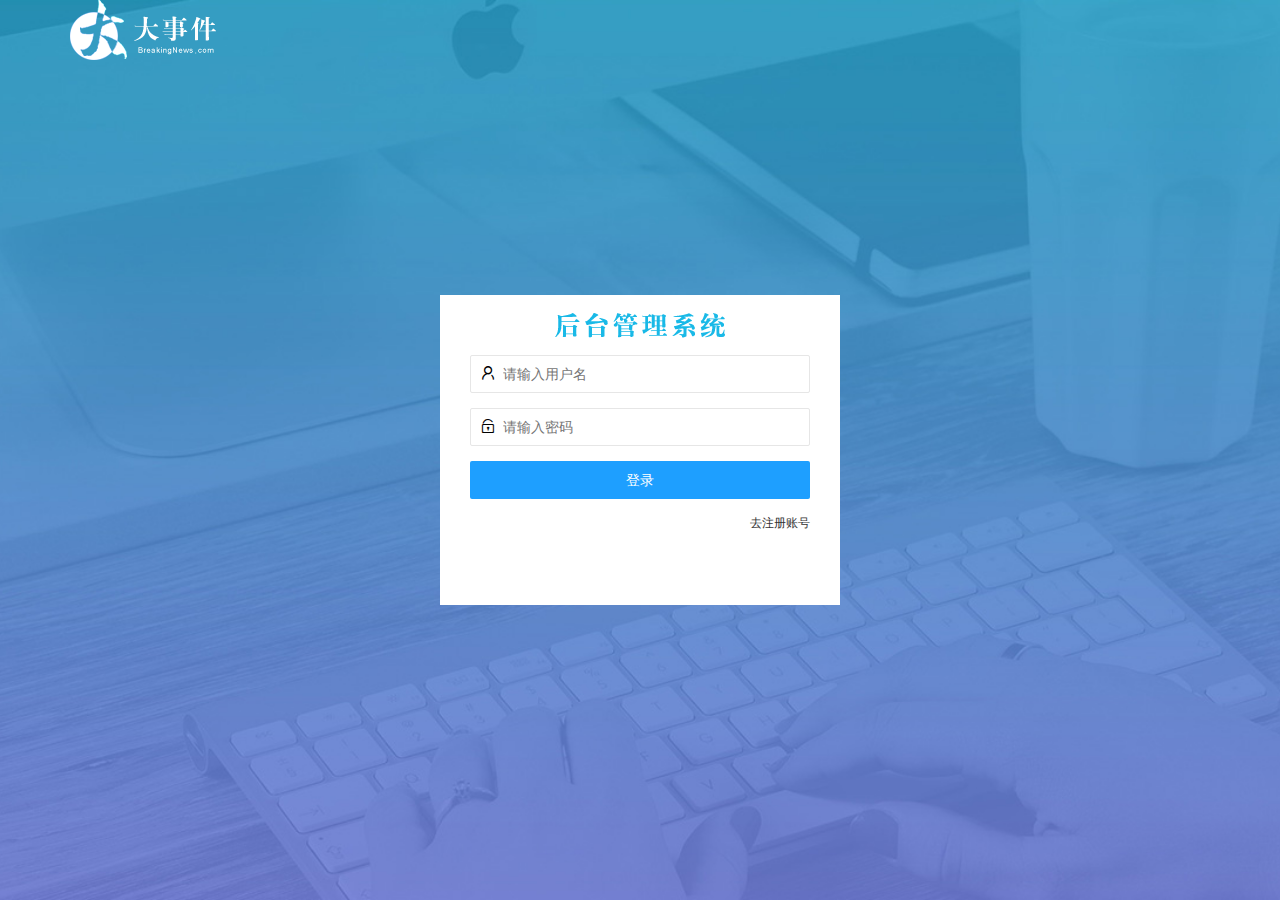
<file: login.html>
<!DOCTYPE html>
<html lang="en">

<head>
    <meta charset="UTF-8" />
    <meta name="viewport" content="width=device-width, initial-scale=1.0" />
    <title>大事件-登录/注册</title>
    <!-- 导入 LayUI 的样式 -->
    <link rel="stylesheet" href="/assets/lib/layui/css/layui.css" />
    <!-- 导入自己的样式表 -->
    <link rel="stylesheet" href="/assets/css/login.css" />
</head>

<body>
    <!-- 头部的 Logo 区域 -->
    <div class="layui-main">
        <img src="/assets/images/logo.png" alt="" />
    </div>

    <!-- 登录注册区域 -->
    <div class="loginAndRegBox">
        <div class="title-box"></div>
        <!-- 登录的div -->
        <div class="login-box">
            <!-- 登录的表单 -->
            <form class="layui-form" id="form_login">
                <!-- 用户名 -->
                <div class="layui-form-item">
                    <i class="layui-icon layui-icon-username position"></i>
                    <input type="text" name="username" required lay-verify="required" placeholder="请输入用户名"
                        autocomplete="off" class="layui-input" />
                </div>
                <!-- 密码 -->
                <div class="layui-form-item">
                    <i class="layui-icon layui-icon-password  position"></i>
                    <input type="password" name="password" required lay-verify="required|pwd" placeholder="请输入密码"
                        autocomplete="off" class="layui-input" />
                </div>
                <!-- 登录按钮 -->
                <div class="layui-form-item">
                    <!-- 注意：表单提交按钮和普通按钮的区别，就是 lay-submit 属性 -->
                    <button class="layui-btn layui-btn-fluid layui-btn-normal" lay-submit>登录</button>
                </div>
                <div class="layui-form-item links">
                    <a href="javascript:;" id="link_reg">去注册账号</a>
                </div>
            </form>
        </div>
        <!-- 注册的div -->
        <div class="reg-box">
            <!-- 注册的表单 -->
            <form class="layui-form" id="form_reg">
                <!-- 用户名 -->
                <div class="layui-form-item">
                    <i class="layui-icon layui-icon-username position"></i>
                    <input type="text" name="username" required lay-verify="required" placeholder="请输入用户名"
                        autocomplete="off" class="layui-input" />
                </div>
                <!-- 密码 -->
                <div class="layui-form-item">
                    <i class="layui-icon layui-icon-password position" ></i>
                    <input type="password" name="password" required lay-verify="required|pwd" placeholder="请输入密码"
                        autocomplete="off" class="layui-input" />
                </div>
                <!-- 密码确认框 -->
                <div class="layui-form-item">
                    <i class="layui-icon layui-icon-password position" ></i>
                    <input type="password" name="repassword" required lay-verify="required|pwd|repwd"
                        placeholder="再次确认密码" autocomplete="off" class="layui-input" />
                </div>
                <!-- 注册按钮 -->
                <div class="layui-form-item">
                    <!-- 注意：表单提交按钮和普通按钮的区别，就是 lay-submit 属性 -->
                    <button class="layui-btn layui-btn-fluid layui-btn-normal" lay-submit>注册</button>
                </div>
                <div class="layui-form-item links">
                    <a href="javascript:;" id="link_login">去登录</a>
                </div>
            </form>  
        </div>
    </div>
</body>
<!-- 导入jQuery -->
<script src="/assets/lib/jquery.js"></script>
<!-- 导入自己配置的login.js -->
<script src="/assets/js/login.js"></script>
<!-- 导入ajax请求拦截器--baseAPI.js -->
<script src="/assets/js/baseAPI.js"></script>
<!-- 引入layui.js -->
<script src="/assets/lib/layui/layui.all.js"></script>
</html>
</file>
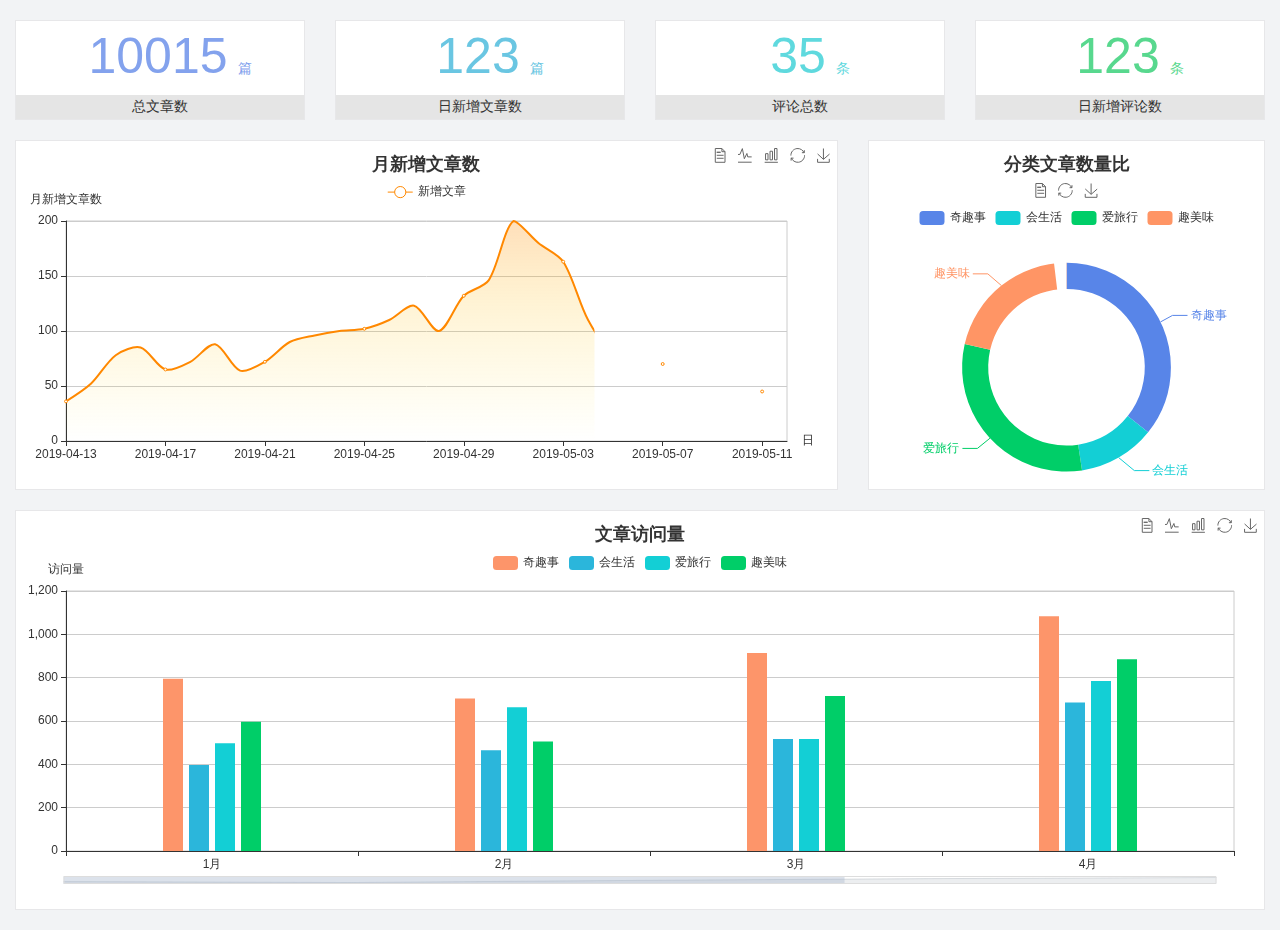
<file: home/dashboard.html>
<!DOCTYPE html>
<html lang="en">

<head>
  <meta charset="UTF-8">
  <meta name="viewport" content="width=device-width, initial-scale=1.0">
  <meta http-equiv="X-UA-Compatible" content="ie=edge">
  <title>图表统计</title>
  <link rel="stylesheet" href="../../assets/lib/bootstrap.css" />
  <link rel="stylesheet" href="../../assets/lib/main.css" />
  <script src="../../assets/lib/jquery.js"></script>
  <script type="text/javascript" src="../../assets/lib/echarts.min.js"></script>
</head>

<body>
  <div class="container-fluid">
    <div class="row spannel_list">
      <div class="col-sm-3 col-xs-6">
        <div class="spannel">
          <em>10015</em><span>篇</span>
          <b>总文章数</b>
        </div>
      </div>
      <div class="col-sm-3 col-xs-6">
        <div class="spannel scolor01">
          <em>123</em><span>篇</span>
          <b>日新增文章数</b>
        </div>
      </div>
      <div class="col-sm-3 col-xs-6">
        <div class="spannel scolor02">
          <em>35</em><span>条</span>
          <b>评论总数</b>
        </div>
      </div>
      <div class="col-sm-3 col-xs-6">
        <div class="spannel scolor03">
          <em>123</em><span>条</span>
          <b>日新增评论数</b>
        </div>
      </div>
    </div>
  </div>

  <div class="container-fluid">
    <div class="row curve-pie">
      <div class="col-lg-8 col-md-8">
        <div class="gragh_pannel" id="curve_show"></div>
      </div>
      <div class="col-lg-4 col-md-4">
        <div class="gragh_pannel" id="pie_show"></div>
      </div>
    </div>
  </div>

  <div class="container-fluid">
    <div class="column_pannel" id="column_show"></div>
  </div>

  <script>
    var oChart = echarts.init(document.getElementById('curve_show'));
    var aList_all = [
      { 'count': 36, 'date': '2019-04-13' },
      { 'count': 52, 'date': '2019-04-14' },
      { 'count': 78, 'date': '2019-04-15' },
      { 'count': 85, 'date': '2019-04-16' },
      { 'count': 65, 'date': '2019-04-17' },
      { 'count': 72, 'date': '2019-04-18' },
      { 'count': 88, 'date': '2019-04-19' },
      { 'count': 64, 'date': '2019-04-20' },
      { 'count': 72, 'date': '2019-04-21' },
      { 'count': 90, 'date': '2019-04-22' },
      { 'count': 96, 'date': '2019-04-23' },
      { 'count': 100, 'date': '2019-04-24' },
      { 'count': 102, 'date': '2019-04-25' },
      { 'count': 110, 'date': '2019-04-26' },
      { 'count': 123, 'date': '2019-04-27' },
      { 'count': 100, 'date': '2019-04-28' },
      { 'count': 132, 'date': '2019-04-29' },
      { 'count': 146, 'date': '2019-04-30' },
      { 'count': 200, 'date': '2019-05-01' },
      { 'count': 180, 'date': '2019-05-02' },
      { 'count': 163, 'date': '2019-05-03' },
      { 'count': 110, 'date': '2019-05-04' },
      { 'count': 80, 'date': '2019-05-05' },
      { 'count': 82, 'date': '2019-05-06' },
      { 'count': 70, 'date': '2019-05-07' },
      { 'count': 65, 'date': '2019-05-08' },
      { 'count': 54, 'date': '2019-05-09' },
      { 'count': 40, 'date': '2019-05-10' },
      { 'count': 45, 'date': '2019-05-11' },
      { 'count': 38, 'date': '2019-05-12' },
    ];

    let aCount = [];
    let aDate = [];

    for (var i = 0; i < aList_all.length; i++) {
      aCount.push(aList_all[i].count);
      aDate.push(aList_all[i].date);
    }

    var chartopt = {
      title: {
        text: '月新增文章数',
        left: 'center',
        top: '10'
      },
      tooltip: {
        trigger: 'axis'
      },
      legend: {
        data: ['新增文章'],
        top: '40'
      },
      toolbox: {
        show: true,
        feature: {
          mark: { show: true },
          dataView: { show: true, readOnly: false },
          magicType: { show: true, type: ['line', 'bar'] },
          restore: { show: true },
          saveAsImage: { show: true }
        }
      },
      calculable: true,
      xAxis: [
        {
          name: '日',
          type: 'category',
          boundaryGap: false,
          data: aDate
        }
      ],
      yAxis: [
        {
          name: '月新增文章数',
          type: 'value'
        }
      ],
      series: [
        {
          name: '新增文章',
          type: 'line',
          smooth: true,
          itemStyle: { normal: { areaStyle: { type: 'default' }, color: '#f80' }, lineStyle: { color: '#f80' } },
          data: aCount
        }],
      areaStyle: {
        normal: {
          color: new echarts.graphic.LinearGradient(0, 0, 0, 1, [{
            offset: 0,
            color: 'rgba(255,136,0,0.39)'
          }, {
            offset: .34,
            color: 'rgba(255,180,0,0.25)'
          }, {
            offset: 1,
            color: 'rgba(255,222,0,0.00)'
          }])

        }
      },
      grid: {
        show: true,
        x: 50,
        x2: 50,
        y: 80,
        height: 220
      }
    };

    oChart.setOption(chartopt);


    var oPie = echarts.init(document.getElementById('pie_show'));
    var oPieopt =
    {
      title: {
        top: 10,
        text: '分类文章数量比',
        x: 'center'
      },
      tooltip: {
        trigger: 'item',
        formatter: "{a} <br/>{b} : {c} ({d}%)"
      },
      color: ['#5885e8', '#13cfd5', '#00ce68', '#ff9565'],
      legend: {
        x: 'center',
        top: 65,
        data: ['奇趣事', '会生活', '爱旅行', '趣美味']
      },
      toolbox: {
        show: true,
        x: 'center',
        top: 35,
        feature: {
          mark: { show: true },
          dataView: { show: true, readOnly: false },
          magicType: {
            show: true,
            type: ['pie', 'funnel'],
            option: {
              funnel: {
                x: '25%',
                width: '50%',
                funnelAlign: 'left',
                max: 1548
              }
            }
          },
          restore: { show: true },
          saveAsImage: { show: true }
        }
      },
      calculable: true,
      series: [
        {
          name: '访问来源',
          type: 'pie',
          radius: ['45%', '60%'],
          center: ['50%', '65%'],
          data: [
            { value: 300, name: '奇趣事' },
            { value: 100, name: '会生活' },
            { value: 260, name: '爱旅行' },
            { value: 180, name: '趣美味' }
          ]
        }
      ]
    };
    oPie.setOption(oPieopt);



    var oColumn = this.echarts.init(document.getElementById('column_show'));
    var oColumnopt =
    {
      title: {
        text: '文章访问量',
        left: 'center',
        top: '10'
      },
      tooltip: {
        trigger: 'axis'
      },
      legend: {
        data: ['奇趣事', '会生活', '爱旅行', '趣美味'],
        top: '40'
      },
      toolbox: {
        show: true,
        feature: {
          mark: { show: true },
          dataView: { show: true, readOnly: false },
          magicType: { show: true, type: ['line', 'bar'] },
          restore: { show: true },
          saveAsImage: { show: true }
        }
      },
      calculable: true,
      xAxis: [
        {
          type: 'category',
          data: ['1月', '2月', '3月', '4月', '5月']
        }
      ],
      yAxis: [
        {
          name: '访问量',
          type: 'value'
        }
      ],
      series: [
        {
          name: '奇趣事',
          type: 'bar',
          barWidth: 20,
          itemStyle: {
            normal: { areaStyle: { type: 'default' }, color: '#fd956a' }
          },
          data: [800, 708, 920, 1090, 1200]
        },
        {
          name: '会生活',
          type: 'bar',
          barWidth: 20,
          itemStyle: {
            normal: { areaStyle: { type: 'default' }, color: '#2bb6db' }
          },
          data: [400, 468, 520, 690, 800]
        },
        {
          name: '爱旅行',
          type: 'bar',
          barWidth: 20,
          itemStyle: {
            normal: { areaStyle: { type: 'default' }, color: '#13cfd5' }
          },
          data: [500, 668, 520, 790, 900]
        },
        {
          name: '趣美味',
          type: 'bar',
          barWidth: 20,
          itemStyle: {
            normal: { areaStyle: { type: 'default' }, color: '#00ce68' }
          },
          data: [600, 508, 720, 890, 1000]
        }
      ],
      grid: {
        show: true,
        x: 50,
        x2: 30,
        y: 80,
        height: 260
      },
      dataZoom: [//给x轴设置滚动条
        {
          start: 0,//默认为0
          end: 100 - 1000 / 31,//默认为100
          type: 'slider',
          show: true,
          xAxisIndex: [0],
          handleSize: 0,//滑动条的 左右2个滑动条的大小
          height: 8,//组件高度
          left: 45, //左边的距离
          right: 50,//右边的距离
          bottom: 26,//右边的距离
          handleColor: '#ddd',//h滑动图标的颜色
          handleStyle: {
            borderColor: "#cacaca",
            borderWidth: "1",
            shadowBlur: 2,
            background: "#ddd",
            shadowColor: "#ddd",
          }
        }]
    };
    oColumn.setOption(oColumnopt);
  </script>
</body>

</html>
</file>
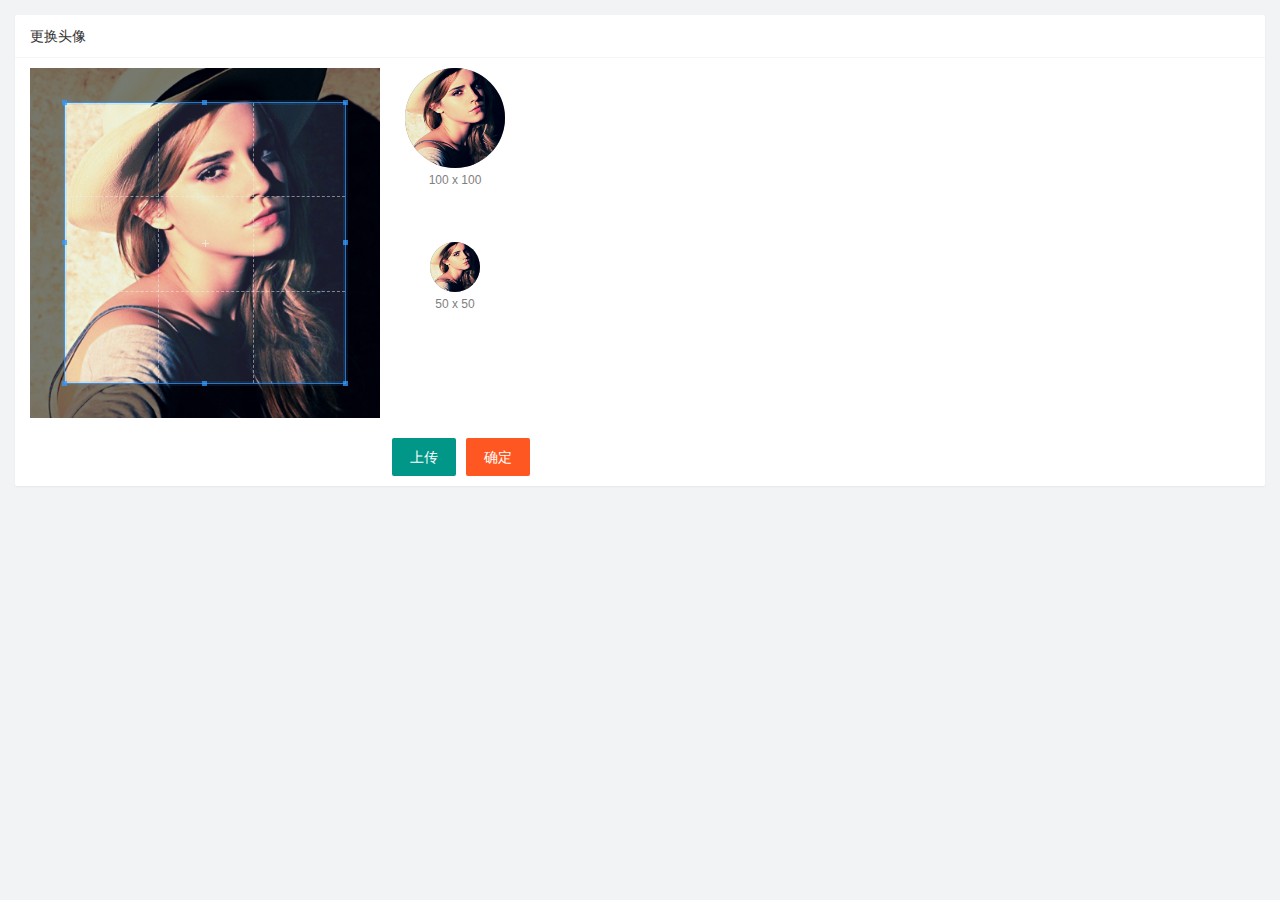
<file: user/user_avatar.html>
<!DOCTYPE html>
<html lang="en">
  <head>
    <meta charset="UTF-8" />
    <meta name="viewport" content="width=device-width, initial-scale=1.0" />
    <title>Document</title>
    <link rel="stylesheet" href="/assets/lib/layui/css/layui.css" />
    <link rel="stylesheet" href="/assets/lib/cropper/cropper.css" />
    <link rel="stylesheet" href="/assets/css/user/user_avatar.css">
  </head>
  <body>
    <!-- 卡片区域 -->
    <div class="layui-card">
      <div class="layui-card-header">更换头像</div>
      <div class="layui-card-body">
        <!-- 第一行的图片裁剪和预览区域 -->
        <div class="row1">
          <!-- 图片裁剪区域 -->
          <div class="cropper-box">
            <!-- 这个 img 标签很重要，将来会把它初始化为裁剪区域 -->
            <img id="image" src="/assets/images/sample.jpg" />
          </div>
          <!-- 图片的预览区域 -->
          <div class="preview-box">
            <div>
              <!-- 宽高为 100px 的预览区域 -->
              <div class="img-preview w100"></div>
              <p class="size">100 x 100</p>
            </div>
            <div>
              <!-- 宽高为 50px 的预览区域 -->
              <div class="img-preview w50"></div>
              <p class="size">50 x 50</p>
            </div>
          </div>
        </div>

        <!-- 第二行的按钮区域 -->
        <div class="row2">
          <!-- 通过 accept 属性，可以指定，允许用户选择什么类型的文件 -->
          <input type="file" id="file" accept="image/png,image/jpeg" />
          <button type="button" class="layui-btn" id="btnChooseImage">上传</button>
          <button type="button" class="layui-btn layui-btn-danger" id="btnUpload">确定</button>
        </div>
      </div>
    </div>

    <script src="/assets/lib/layui/layui.all.js"></script>
    <script src="/assets/lib/jquery.js"></script>
    <script src="/assets/lib/cropper/Cropper.js"></script>
    <script src="/assets/lib/cropper/jquery-cropper.js"></script>
    <script src="/assets/js/baseAPI.js"></script>
    <script src="/assets/js/user/user_avatar.js"></script>
  </body>
</html>
</file>
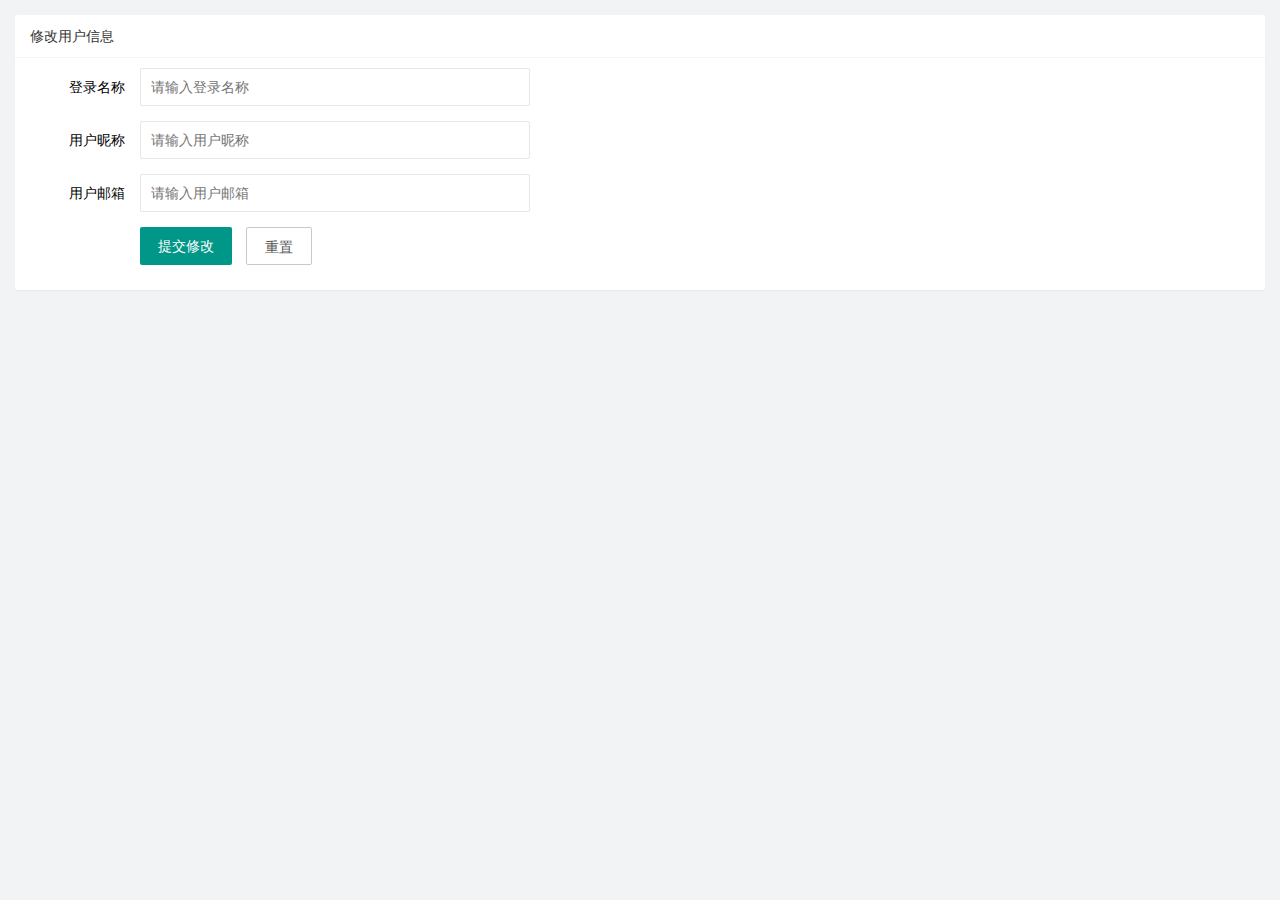
<file: user/user_info.html>
<!DOCTYPE html>
<html lang="en">
  <head>
    <meta charset="UTF-8" />
    <meta name="viewport" content="width=device-width, initial-scale=1.0" />
    <title>Document</title>
    <!-- 导入 layui 的样式 -->
    <link rel="stylesheet" href="/assets/lib/layui/css/layui.css" />
    <!-- 导入自己的样式 -->
    <link rel="stylesheet" href="/assets/css/user/user_info.css" />
  </head>
  <body>
    <!-- 卡片区域 -->
    <div class="layui-card">
      <div class="layui-card-header">修改用户信息</div>
      <div class="layui-card-body">
        <!-- form 表单区域 -->
        <form class="layui-form" lay-filter="formUserInfo">
          <!-- 这是隐藏域 -->
          <input type="hidden" name="id" value="" />
          <div class="layui-form-item">
            <label class="layui-form-label">登录名称</label>
            <div class="layui-input-block">
              <input type="text" name="username" required lay-verify="required" placeholder="请输入登录名称" autocomplete="off" class="layui-input" readonly />
            </div>
          </div>
          <div class="layui-form-item">
            <label class="layui-form-label">用户昵称</label>
            <div class="layui-input-block">
              <input type="text" name="nickname" required lay-verify="required|nickname" placeholder="请输入用户昵称" autocomplete="off" class="layui-input" />
            </div>
          </div>
          <div class="layui-form-item">
            <label class="layui-form-label">用户邮箱</label>
            <div class="layui-input-block">
              <input type="text" name="email" required lay-verify="required|email" placeholder="请输入用户邮箱" autocomplete="off" class="layui-input" />
            </div>
          </div>
          <div class="layui-form-item">
            <div class="layui-input-block">
              <button class="layui-btn" lay-submit lay-filter="formDemo">提交修改</button>
              <button type="reset" class="layui-btn layui-btn-primary" id="btnReset">重置</button>
            </div>
          </div>
        </form>
      </div>
    </div>

    <!-- 导入 layui 的 js -->
    <script src="/assets/lib/layui/layui.all.js"></script>
    <!-- 导入 jquery -->
    <script src="/assets/lib/jquery.js"></script>
    <!-- 导入 baseAPI -->
    <script src="/assets/js/baseAPI.js"></script>
    <!-- 导入自己的 js -->
    <script src="/assets/js/user/user_info.js"></script>
  </body>
</html>
</file>
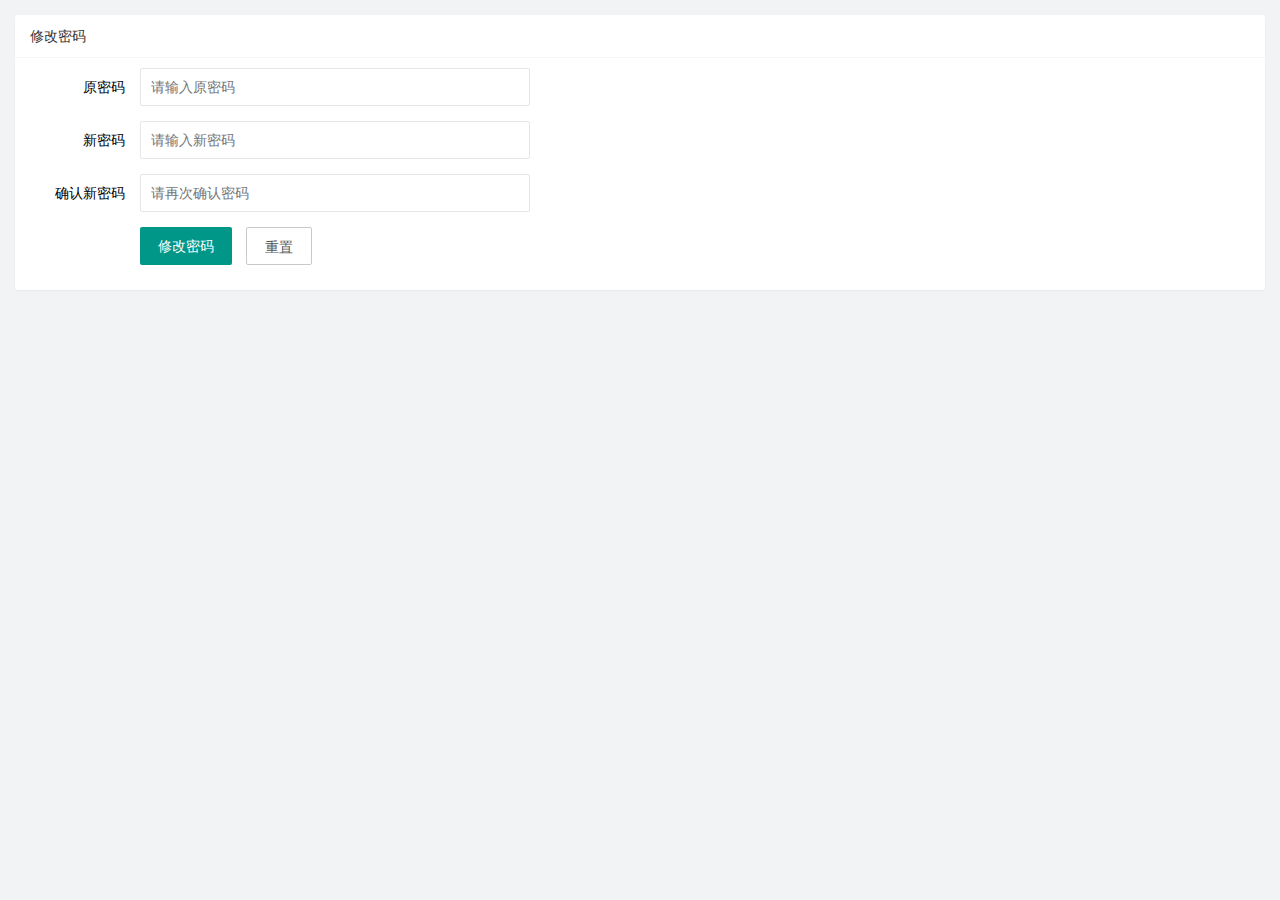
<file: user/user_pwd.html>
<!DOCTYPE html>
<html lang="en">
  <head>
    <meta charset="UTF-8" />
    <meta name="viewport" content="width=device-width, initial-scale=1.0" />
    <title>Document</title>
    <link rel="stylesheet" href="/assets/lib/layui/css/layui.css" />
    <link rel="stylesheet" href="/assets/css/user/user_pwd.css" />
  </head>
  <body>
    <!-- 卡片区域 -->
    <div class="layui-card">
      <div class="layui-card-header">修改密码</div>
      <div class="layui-card-body">
        <form class="layui-form">
          <div class="layui-form-item">
            <label class="layui-form-label">原密码</label>
            <div class="layui-input-block">
              <input type="password" name="oldPwd" required lay-verify="required|pwd" placeholder="请输入原密码" autocomplete="off" class="layui-input" />
            </div>
          </div>
          <div class="layui-form-item">
            <label class="layui-form-label">新密码</label>
            <div class="layui-input-block">
              <input type="password" name="newPwd" required lay-verify="required|pwd|samePwd" placeholder="请输入新密码" autocomplete="off" class="layui-input" />
            </div>
          </div>
          <div class="layui-form-item">
            <label class="layui-form-label">确认新密码</label>
            <div class="layui-input-block">
              <input type="password" name="rePwd" required lay-verify="required|pwd|rePwd" placeholder="请再次确认密码" autocomplete="off" class="layui-input" />
            </div>
          </div>
          <div class="layui-form-item">
            <div class="layui-input-block">
              <button class="layui-btn" lay-submit lay-filter="formDemo">修改密码</button>
              <button type="reset" class="layui-btn layui-btn-primary">重置</button>
            </div>
          </div>
        </form>
      </div>
    </div>

    <!-- 导入 layui 的 js -->
    <script src="/assets/lib/layui/layui.all.js"></script>
    <!-- 导入 jQuery -->
    <script src="/assets/lib/jquery.js"></script>
    <!-- 导入 baseAPI -->
    <script src="/assets/js/baseAPI.js"></script>
    <!-- 导入自己的 js -->
    <script src="/assets/js/user/user_pwd.js"></script>
  </body>
</html>
</file>
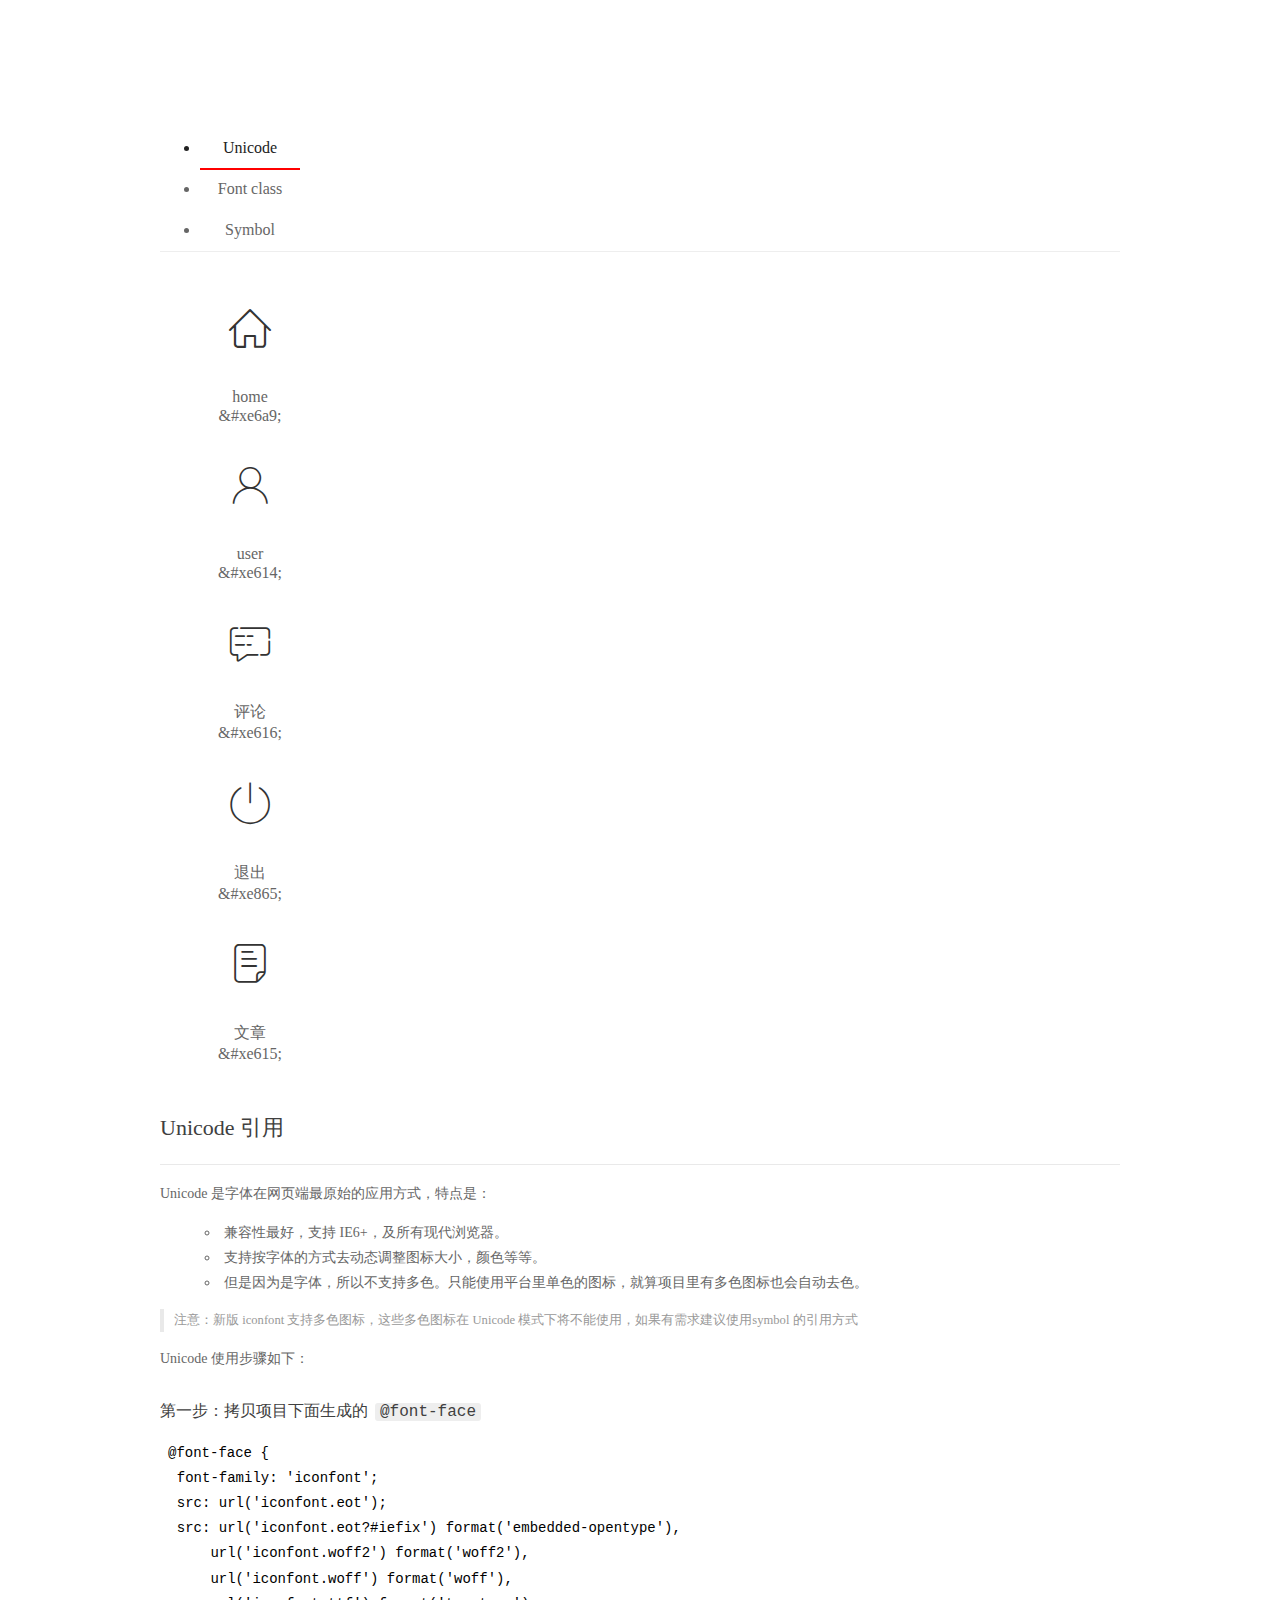
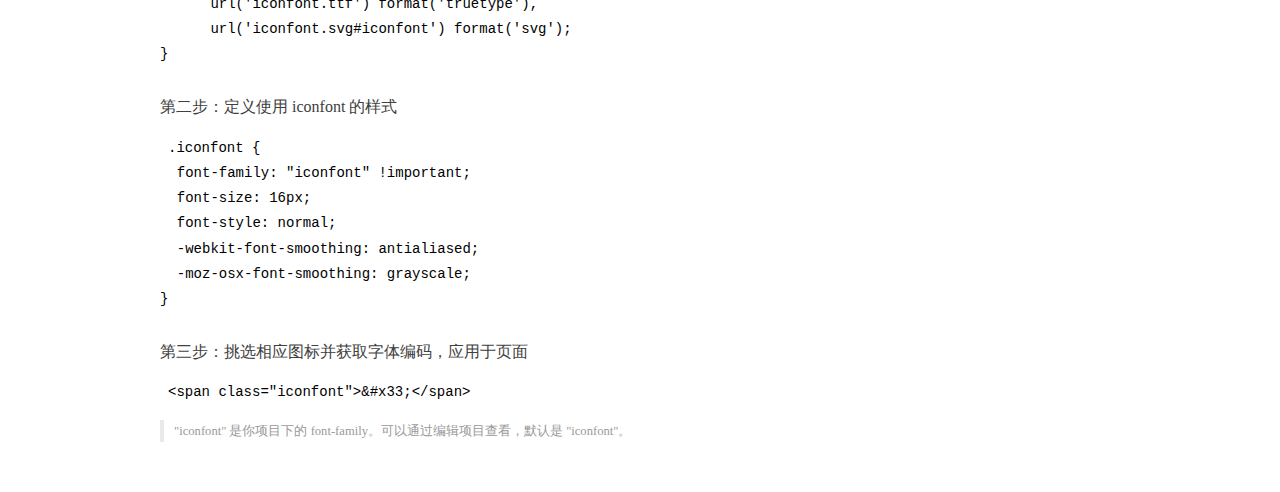
<file: assets/fonts/demo_index.html>
<!DOCTYPE html>
<html>
<head>
  <meta charset="utf-8"/>
  <title>IconFont Demo</title>
  <link rel="shortcut icon" href="https://gtms04.alicdn.com/tps/i4/TB1_oz6GVXXXXaFXpXXJDFnIXXX-64-64.ico" type="image/x-icon"/>
  <link rel="stylesheet" href="https://g.alicdn.com/thx/cube/1.3.2/cube.min.css">
  <link rel="stylesheet" href="demo.css">
  <link rel="stylesheet" href="iconfont.css">
  <script src="iconfont.js"></script>
  <!-- jQuery -->
  <script src="https://a1.alicdn.com/oss/uploads/2018/12/26/7bfddb60-08e8-11e9-9b04-53e73bb6408b.js"></script>
  <!-- 代码高亮 -->
  <script src="https://a1.alicdn.com/oss/uploads/2018/12/26/a3f714d0-08e6-11e9-8a15-ebf944d7534c.js"></script>
</head>
<body>
  <div class="main">
    <h1 class="logo"><a href="https://www.iconfont.cn/" title="iconfont 首页" target="_blank">&#xe86b;</a></h1>
    <div class="nav-tabs">
      <ul id="tabs" class="dib-box">
        <li class="dib active"><span>Unicode</span></li>
        <li class="dib"><span>Font class</span></li>
        <li class="dib"><span>Symbol</span></li>
      </ul>
      
    </div>
    <div class="tab-container">
      <div class="content unicode" style="display: block;">
          <ul class="icon_lists dib-box">
          
            <li class="dib">
              <span class="icon iconfont">&#xe6a9;</span>
                <div class="name">home</div>
                <div class="code-name">&amp;#xe6a9;</div>
              </li>
          
            <li class="dib">
              <span class="icon iconfont">&#xe614;</span>
                <div class="name">user</div>
                <div class="code-name">&amp;#xe614;</div>
              </li>
          
            <li class="dib">
              <span class="icon iconfont">&#xe616;</span>
                <div class="name">评论</div>
                <div class="code-name">&amp;#xe616;</div>
              </li>
          
            <li class="dib">
              <span class="icon iconfont">&#xe865;</span>
                <div class="name">退出</div>
                <div class="code-name">&amp;#xe865;</div>
              </li>
          
            <li class="dib">
              <span class="icon iconfont">&#xe615;</span>
                <div class="name">文章</div>
                <div class="code-name">&amp;#xe615;</div>
              </li>
          
          </ul>
          <div class="article markdown">
          <h2 id="unicode-">Unicode 引用</h2>
          <hr>

          <p>Unicode 是字体在网页端最原始的应用方式，特点是：</p>
          <ul>
            <li>兼容性最好，支持 IE6+，及所有现代浏览器。</li>
            <li>支持按字体的方式去动态调整图标大小，颜色等等。</li>
            <li>但是因为是字体，所以不支持多色。只能使用平台里单色的图标，就算项目里有多色图标也会自动去色。</li>
          </ul>
          <blockquote>
            <p>注意：新版 iconfont 支持多色图标，这些多色图标在 Unicode 模式下将不能使用，如果有需求建议使用symbol 的引用方式</p>
          </blockquote>
          <p>Unicode 使用步骤如下：</p>
          <h3 id="-font-face">第一步：拷贝项目下面生成的 <code>@font-face</code></h3>
<pre><code class="language-css"
>@font-face {
  font-family: 'iconfont';
  src: url('iconfont.eot');
  src: url('iconfont.eot?#iefix') format('embedded-opentype'),
      url('iconfont.woff2') format('woff2'),
      url('iconfont.woff') format('woff'),
      url('iconfont.ttf') format('truetype'),
      url('iconfont.svg#iconfont') format('svg');
}
</code></pre>
          <h3 id="-iconfont-">第二步：定义使用 iconfont 的样式</h3>
<pre><code class="language-css"
>.iconfont {
  font-family: "iconfont" !important;
  font-size: 16px;
  font-style: normal;
  -webkit-font-smoothing: antialiased;
  -moz-osx-font-smoothing: grayscale;
}
</code></pre>
          <h3 id="-">第三步：挑选相应图标并获取字体编码，应用于页面</h3>
<pre>
<code class="language-html"
>&lt;span class="iconfont"&gt;&amp;#x33;&lt;/span&gt;
</code></pre>
          <blockquote>
            <p>"iconfont" 是你项目下的 font-family。可以通过编辑项目查看，默认是 "iconfont"。</p>
          </blockquote>
          </div>
      </div>
      <div class="content font-class">
        <ul class="icon_lists dib-box">
          
          <li class="dib">
            <span class="icon iconfont icon-home"></span>
            <div class="name">
              home
            </div>
            <div class="code-name">.icon-home
            </div>
          </li>
          
          <li class="dib">
            <span class="icon iconfont icon-user"></span>
            <div class="name">
              user
            </div>
            <div class="code-name">.icon-user
            </div>
          </li>
          
          <li class="dib">
            <span class="icon iconfont icon-pinglun"></span>
            <div class="name">
              评论
            </div>
            <div class="code-name">.icon-pinglun
            </div>
          </li>
          
          <li class="dib">
            <span class="icon iconfont icon-tuichu"></span>
            <div class="name">
              退出
            </div>
            <div class="code-name">.icon-tuichu
            </div>
          </li>
          
          <li class="dib">
            <span class="icon iconfont icon-16"></span>
            <div class="name">
              文章
            </div>
            <div class="code-name">.icon-16
            </div>
          </li>
          
        </ul>
        <div class="article markdown">
        <h2 id="font-class-">font-class 引用</h2>
        <hr>

        <p>font-class 是 Unicode 使用方式的一种变种，主要是解决 Unicode 书写不直观，语意不明确的问题。</p>
        <p>与 Unicode 使用方式相比，具有如下特点：</p>
        <ul>
          <li>兼容性良好，支持 IE8+，及所有现代浏览器。</li>
          <li>相比于 Unicode 语意明确，书写更直观。可以很容易分辨这个 icon 是什么。</li>
          <li>因为使用 class 来定义图标，所以当要替换图标时，只需要修改 class 里面的 Unicode 引用。</li>
          <li>不过因为本质上还是使用的字体，所以多色图标还是不支持的。</li>
        </ul>
        <p>使用步骤如下：</p>
        <h3 id="-fontclass-">第一步：引入项目下面生成的 fontclass 代码：</h3>
<pre><code class="language-html">&lt;link rel="stylesheet" href="./iconfont.css"&gt;
</code></pre>
        <h3 id="-">第二步：挑选相应图标并获取类名，应用于页面：</h3>
<pre><code class="language-html">&lt;span class="iconfont icon-xxx"&gt;&lt;/span&gt;
</code></pre>
        <blockquote>
          <p>"
            iconfont" 是你项目下的 font-family。可以通过编辑项目查看，默认是 "iconfont"。</p>
        </blockquote>
      </div>
      </div>
      <div class="content symbol">
          <ul class="icon_lists dib-box">
          
            <li class="dib">
                <svg class="icon svg-icon" aria-hidden="true">
                  <use xlink:href="#icon-home"></use>
                </svg>
                <div class="name">home</div>
                <div class="code-name">#icon-home</div>
            </li>
          
            <li class="dib">
                <svg class="icon svg-icon" aria-hidden="true">
                  <use xlink:href="#icon-user"></use>
                </svg>
                <div class="name">user</div>
                <div class="code-name">#icon-user</div>
            </li>
          
            <li class="dib">
                <svg class="icon svg-icon" aria-hidden="true">
                  <use xlink:href="#icon-pinglun"></use>
                </svg>
                <div class="name">评论</div>
                <div class="code-name">#icon-pinglun</div>
            </li>
          
            <li class="dib">
                <svg class="icon svg-icon" aria-hidden="true">
                  <use xlink:href="#icon-tuichu"></use>
                </svg>
                <div class="name">退出</div>
                <div class="code-name">#icon-tuichu</div>
            </li>
          
            <li class="dib">
                <svg class="icon svg-icon" aria-hidden="true">
                  <use xlink:href="#icon-16"></use>
                </svg>
                <div class="name">文章</div>
                <div class="code-name">#icon-16</div>
            </li>
          
          </ul>
          <div class="article markdown">
          <h2 id="symbol-">Symbol 引用</h2>
          <hr>

          <p>这是一种全新的使用方式，应该说这才是未来的主流，也是平台目前推荐的用法。相关介绍可以参考这篇<a href="">文章</a>
            这种用法其实是做了一个 SVG 的集合，与另外两种相比具有如下特点：</p>
          <ul>
            <li>支持多色图标了，不再受单色限制。</li>
            <li>通过一些技巧，支持像字体那样，通过 <code>font-size</code>, <code>color</code> 来调整样式。</li>
            <li>兼容性较差，支持 IE9+，及现代浏览器。</li>
            <li>浏览器渲染 SVG 的性能一般，还不如 png。</li>
          </ul>
          <p>使用步骤如下：</p>
          <h3 id="-symbol-">第一步：引入项目下面生成的 symbol 代码：</h3>
<pre><code class="language-html">&lt;script src="./iconfont.js"&gt;&lt;/script&gt;
</code></pre>
          <h3 id="-css-">第二步：加入通用 CSS 代码（引入一次就行）：</h3>
<pre><code class="language-html">&lt;style&gt;
.icon {
  width: 1em;
  height: 1em;
  vertical-align: -0.15em;
  fill: currentColor;
  overflow: hidden;
}
&lt;/style&gt;
</code></pre>
          <h3 id="-">第三步：挑选相应图标并获取类名，应用于页面：</h3>
<pre><code class="language-html">&lt;svg class="icon" aria-hidden="true"&gt;
  &lt;use xlink:href="#icon-xxx"&gt;&lt;/use&gt;
&lt;/svg&gt;
</code></pre>
          </div>
      </div>

    </div>
  </div>
  <script>
  $(document).ready(function () {
      $('.tab-container .content:first').show()

      $('#tabs li').click(function (e) {
        var tabContent = $('.tab-container .content')
        var index = $(this).index()

        if ($(this).hasClass('active')) {
          return
        } else {
          $('#tabs li').removeClass('active')
          $(this).addClass('active')

          tabContent.hide().eq(index).fadeIn()
        }
      })
    })
  </script>
</body>
</html>
</file>
<file: assets/lib/layui/css/layui.css>
/** layui-v2.5.5 MIT License By https://www.layui.com */
 .layui-inline,img{display:inline-block;vertical-align:middle}h1,h2,h3,h4,h5,h6{font-weight:400}.layui-edge,.layui-header,.layui-inline,.layui-main{position:relative}.layui-body,.layui-edge,.layui-elip{overflow:hidden}.layui-btn,.layui-edge,.layui-inline,img{vertical-align:middle}.layui-btn,.layui-disabled,.layui-icon,.layui-unselect{-moz-user-select:none;-webkit-user-select:none;-ms-user-select:none}.layui-elip,.layui-form-checkbox span,.layui-form-pane .layui-form-label{text-overflow:ellipsis;white-space:nowrap}.layui-breadcrumb,.layui-tree-btnGroup{visibility:hidden}blockquote,body,button,dd,div,dl,dt,form,h1,h2,h3,h4,h5,h6,input,li,ol,p,pre,td,textarea,th,ul{margin:0;padding:0;-webkit-tap-highlight-color:rgba(0,0,0,0)}a:active,a:hover{outline:0}img{border:none}li{list-style:none}table{border-collapse:collapse;border-spacing:0}h4,h5,h6{font-size:100%}button,input,optgroup,option,select,textarea{font-family:inherit;font-size:inherit;font-style:inherit;font-weight:inherit;outline:0}pre{white-space:pre-wrap;white-space:-moz-pre-wrap;white-space:-pre-wrap;white-space:-o-pre-wrap;word-wrap:break-word}body{line-height:24px;font:14px Helvetica Neue,Helvetica,PingFang SC,Tahoma,Arial,sans-serif}hr{height:1px;margin:10px 0;border:0;clear:both}a{color:#333;text-decoration:none}a:hover{color:#777}a cite{font-style:normal;*cursor:pointer}.layui-border-box,.layui-border-box *{box-sizing:border-box}.layui-box,.layui-box *{box-sizing:content-box}.layui-clear{clear:both;*zoom:1}.layui-clear:after{content:'\20';clear:both;*zoom:1;display:block;height:0}.layui-inline{*display:inline;*zoom:1}.layui-edge{display:inline-block;width:0;height:0;border-width:6px;border-style:dashed;border-color:transparent}.layui-edge-top{top:-4px;border-bottom-color:#999;border-bottom-style:solid}.layui-edge-right{border-left-color:#999;border-left-style:solid}.layui-edge-bottom{top:2px;border-top-color:#999;border-top-style:solid}.layui-edge-left{border-right-color:#999;border-right-style:solid}.layui-disabled,.layui-disabled:hover{color:#d2d2d2!important;cursor:not-allowed!important}.layui-circle{border-radius:100%}.layui-show{display:block!important}.layui-hide{display:none!important}@font-face{font-family:layui-icon;src:url(../font/iconfont.eot?v=250);src:url(../font/iconfont.eot?v=250#iefix) format('embedded-opentype'),url(../font/iconfont.woff2?v=250) format('woff2'),url(../font/iconfont.woff?v=250) format('woff'),url(../font/iconfont.ttf?v=250) format('truetype'),url(../font/iconfont.svg?v=250#layui-icon) format('svg')}.layui-icon{font-family:layui-icon!important;font-size:16px;font-style:normal;-webkit-font-smoothing:antialiased;-moz-osx-font-smoothing:grayscale}.layui-icon-reply-fill:before{content:"\e611"}.layui-icon-set-fill:before{content:"\e614"}.layui-icon-menu-fill:before{content:"\e60f"}.layui-icon-search:before{content:"\e615"}.layui-icon-share:before{content:"\e641"}.layui-icon-set-sm:before{content:"\e620"}.layui-icon-engine:before{content:"\e628"}.layui-icon-close:before{content:"\1006"}.layui-icon-close-fill:before{content:"\1007"}.layui-icon-chart-screen:before{content:"\e629"}.layui-icon-star:before{content:"\e600"}.layui-icon-circle-dot:before{content:"\e617"}.layui-icon-chat:before{content:"\e606"}.layui-icon-release:before{content:"\e609"}.layui-icon-list:before{content:"\e60a"}.layui-icon-chart:before{content:"\e62c"}.layui-icon-ok-circle:before{content:"\1005"}.layui-icon-layim-theme:before{content:"\e61b"}.layui-icon-table:before{content:"\e62d"}.layui-icon-right:before{content:"\e602"}.layui-icon-left:before{content:"\e603"}.layui-icon-cart-simple:before{content:"\e698"}.layui-icon-face-cry:before{content:"\e69c"}.layui-icon-face-smile:before{content:"\e6af"}.layui-icon-survey:before{content:"\e6b2"}.layui-icon-tree:before{content:"\e62e"}.layui-icon-upload-circle:before{content:"\e62f"}.layui-icon-add-circle:before{content:"\e61f"}.layui-icon-download-circle:before{content:"\e601"}.layui-icon-templeate-1:before{content:"\e630"}.layui-icon-util:before{content:"\e631"}.layui-icon-face-surprised:before{content:"\e664"}.layui-icon-edit:before{content:"\e642"}.layui-icon-speaker:before{content:"\e645"}.layui-icon-down:before{content:"\e61a"}.layui-icon-file:before{content:"\e621"}.layui-icon-layouts:before{content:"\e632"}.layui-icon-rate-half:before{content:"\e6c9"}.layui-icon-add-circle-fine:before{content:"\e608"}.layui-icon-prev-circle:before{content:"\e633"}.layui-icon-read:before{content:"\e705"}.layui-icon-404:before{content:"\e61c"}.layui-icon-carousel:before{content:"\e634"}.layui-icon-help:before{content:"\e607"}.layui-icon-code-circle:before{content:"\e635"}.layui-icon-water:before{content:"\e636"}.layui-icon-username:before{content:"\e66f"}.layui-icon-find-fill:before{content:"\e670"}.layui-icon-about:before{content:"\e60b"}.layui-icon-location:before{content:"\e715"}.layui-icon-up:before{content:"\e619"}.layui-icon-pause:before{content:"\e651"}.layui-icon-date:before{content:"\e637"}.layui-icon-layim-uploadfile:before{content:"\e61d"}.layui-icon-delete:before{content:"\e640"}.layui-icon-play:before{content:"\e652"}.layui-icon-top:before{content:"\e604"}.layui-icon-friends:before{content:"\e612"}.layui-icon-refresh-3:before{content:"\e9aa"}.layui-icon-ok:before{content:"\e605"}.layui-icon-layer:before{content:"\e638"}.layui-icon-face-smile-fine:before{content:"\e60c"}.layui-icon-dollar:before{content:"\e659"}.layui-icon-group:before{content:"\e613"}.layui-icon-layim-download:before{content:"\e61e"}.layui-icon-picture-fine:before{content:"\e60d"}.layui-icon-link:before{content:"\e64c"}.layui-icon-diamond:before{content:"\e735"}.layui-icon-log:before{content:"\e60e"}.layui-icon-rate-solid:before{content:"\e67a"}.layui-icon-fonts-del:before{content:"\e64f"}.layui-icon-unlink:before{content:"\e64d"}.layui-icon-fonts-clear:before{content:"\e639"}.layui-icon-triangle-r:before{content:"\e623"}.layui-icon-circle:before{content:"\e63f"}.layui-icon-radio:before{content:"\e643"}.layui-icon-align-center:before{content:"\e647"}.layui-icon-align-right:before{content:"\e648"}.layui-icon-align-left:before{content:"\e649"}.layui-icon-loading-1:before{content:"\e63e"}.layui-icon-return:before{content:"\e65c"}.layui-icon-fonts-strong:before{content:"\e62b"}.layui-icon-upload:before{content:"\e67c"}.layui-icon-dialogue:before{content:"\e63a"}.layui-icon-video:before{content:"\e6ed"}.layui-icon-headset:before{content:"\e6fc"}.layui-icon-cellphone-fine:before{content:"\e63b"}.layui-icon-add-1:before{content:"\e654"}.layui-icon-face-smile-b:before{content:"\e650"}.layui-icon-fonts-html:before{content:"\e64b"}.layui-icon-form:before{content:"\e63c"}.layui-icon-cart:before{content:"\e657"}.layui-icon-camera-fill:before{content:"\e65d"}.layui-icon-tabs:before{content:"\e62a"}.layui-icon-fonts-code:before{content:"\e64e"}.layui-icon-fire:before{content:"\e756"}.layui-icon-set:before{content:"\e716"}.layui-icon-fonts-u:before{content:"\e646"}.layui-icon-triangle-d:before{content:"\e625"}.layui-icon-tips:before{content:"\e702"}.layui-icon-picture:before{content:"\e64a"}.layui-icon-more-vertical:before{content:"\e671"}.layui-icon-flag:before{content:"\e66c"}.layui-icon-loading:before{content:"\e63d"}.layui-icon-fonts-i:before{content:"\e644"}.layui-icon-refresh-1:before{content:"\e666"}.layui-icon-rmb:before{content:"\e65e"}.layui-icon-home:before{content:"\e68e"}.layui-icon-user:before{content:"\e770"}.layui-icon-notice:before{content:"\e667"}.layui-icon-login-weibo:before{content:"\e675"}.layui-icon-voice:before{content:"\e688"}.layui-icon-upload-drag:before{content:"\e681"}.layui-icon-login-qq:before{content:"\e676"}.layui-icon-snowflake:before{content:"\e6b1"}.layui-icon-file-b:before{content:"\e655"}.layui-icon-template:before{content:"\e663"}.layui-icon-auz:before{content:"\e672"}.layui-icon-console:before{content:"\e665"}.layui-icon-app:before{content:"\e653"}.layui-icon-prev:before{content:"\e65a"}.layui-icon-website:before{content:"\e7ae"}.layui-icon-next:before{content:"\e65b"}.layui-icon-component:before{content:"\e857"}.layui-icon-more:before{content:"\e65f"}.layui-icon-login-wechat:before{content:"\e677"}.layui-icon-shrink-right:before{content:"\e668"}.layui-icon-spread-left:before{content:"\e66b"}.layui-icon-camera:before{content:"\e660"}.layui-icon-note:before{content:"\e66e"}.layui-icon-refresh:before{content:"\e669"}.layui-icon-female:before{content:"\e661"}.layui-icon-male:before{content:"\e662"}.layui-icon-password:before{content:"\e673"}.layui-icon-senior:before{content:"\e674"}.layui-icon-theme:before{content:"\e66a"}.layui-icon-tread:before{content:"\e6c5"}.layui-icon-praise:before{content:"\e6c6"}.layui-icon-star-fill:before{content:"\e658"}.layui-icon-rate:before{content:"\e67b"}.layui-icon-template-1:before{content:"\e656"}.layui-icon-vercode:before{content:"\e679"}.layui-icon-cellphone:before{content:"\e678"}.layui-icon-screen-full:before{content:"\e622"}.layui-icon-screen-restore:before{content:"\e758"}.layui-icon-cols:before{content:"\e610"}.layui-icon-export:before{content:"\e67d"}.layui-icon-print:before{content:"\e66d"}.layui-icon-slider:before{content:"\e714"}.layui-icon-addition:before{content:"\e624"}.layui-icon-subtraction:before{content:"\e67e"}.layui-icon-service:before{content:"\e626"}.layui-icon-transfer:before{content:"\e691"}.layui-main{width:1140px;margin:0 auto}.layui-header{z-index:1000;height:60px}.layui-header a:hover{transition:all .5s;-webkit-transition:all .5s}.layui-side{position:fixed;left:0;top:0;bottom:0;z-index:999;width:200px;overflow-x:hidden}.layui-side-scroll{position:relative;width:220px;height:100%;overflow-x:hidden}.layui-body{position:absolute;left:200px;right:0;top:0;bottom:0;z-index:998;width:auto;overflow-y:auto;box-sizing:border-box}.layui-layout-body{overflow:hidden}.layui-layout-admin .layui-header{background-color:#23262E}.layui-layout-admin .layui-side{top:60px;width:200px;overflow-x:hidden}.layui-layout-admin .layui-body{position:fixed;top:60px;bottom:44px}.layui-layout-admin .layui-main{width:auto;margin:0 15px}.layui-layout-admin .layui-footer{position:fixed;left:200px;right:0;bottom:0;height:44px;line-height:44px;padding:0 15px;background-color:#eee}.layui-layout-admin .layui-logo{position:absolute;left:0;top:0;width:200px;height:100%;line-height:60px;text-align:center;color:#009688;font-size:16px}.layui-layout-admin .layui-header .layui-nav{background:0 0}.layui-layout-left{position:absolute!important;left:200px;top:0}.layui-layout-right{position:absolute!important;right:0;top:0}.layui-container{position:relative;margin:0 auto;padding:0 15px;box-sizing:border-box}.layui-fluid{position:relative;margin:0 auto;padding:0 15px}.layui-row:after,.layui-row:before{content:'';display:block;clear:both}.layui-col-lg1,.layui-col-lg10,.layui-col-lg11,.layui-col-lg12,.layui-col-lg2,.layui-col-lg3,.layui-col-lg4,.layui-col-lg5,.layui-col-lg6,.layui-col-lg7,.layui-col-lg8,.layui-col-lg9,.layui-col-md1,.layui-col-md10,.layui-col-md11,.layui-col-md12,.layui-col-md2,.layui-col-md3,.layui-col-md4,.layui-col-md5,.layui-col-md6,.layui-col-md7,.layui-col-md8,.layui-col-md9,.layui-col-sm1,.layui-col-sm10,.layui-col-sm11,.layui-col-sm12,.layui-col-sm2,.layui-col-sm3,.layui-col-sm4,.layui-col-sm5,.layui-col-sm6,.layui-col-sm7,.layui-col-sm8,.layui-col-sm9,.layui-col-xs1,.layui-col-xs10,.layui-col-xs11,.layui-col-xs12,.layui-col-xs2,.layui-col-xs3,.layui-col-xs4,.layui-col-xs5,.layui-col-xs6,.layui-col-xs7,.layui-col-xs8,.layui-col-xs9{position:relative;display:block;box-sizing:border-box}.layui-col-xs1,.layui-col-xs10,.layui-col-xs11,.layui-col-xs12,.layui-col-xs2,.layui-col-xs3,.layui-col-xs4,.layui-col-xs5,.layui-col-xs6,.layui-col-xs7,.layui-col-xs8,.layui-col-xs9{float:left}.layui-col-xs1{width:8.33333333%}.layui-col-xs2{width:16.66666667%}.layui-col-xs3{width:25%}.layui-col-xs4{width:33.33333333%}.layui-col-xs5{width:41.66666667%}.layui-col-xs6{width:50%}.layui-col-xs7{width:58.33333333%}.layui-col-xs8{width:66.66666667%}.layui-col-xs9{width:75%}.layui-col-xs10{width:83.33333333%}.layui-col-xs11{width:91.66666667%}.layui-col-xs12{width:100%}.layui-col-xs-offset1{margin-left:8.33333333%}.layui-col-xs-offset2{margin-left:16.66666667%}.layui-col-xs-offset3{margin-left:25%}.layui-col-xs-offset4{margin-left:33.33333333%}.layui-col-xs-offset5{margin-left:41.66666667%}.layui-col-xs-offset6{margin-left:50%}.layui-col-xs-offset7{margin-left:58.33333333%}.layui-col-xs-offset8{margin-left:66.66666667%}.layui-col-xs-offset9{margin-left:75%}.layui-col-xs-offset10{margin-left:83.33333333%}.layui-col-xs-offset11{margin-left:91.66666667%}.layui-col-xs-offset12{margin-left:100%}@media screen and (max-width:768px){.layui-hide-xs{display:none!important}.layui-show-xs-block{display:block!important}.layui-show-xs-inline{display:inline!important}.layui-show-xs-inline-block{display:inline-block!important}}@media screen and (min-width:768px){.layui-container{width:750px}.layui-hide-sm{display:none!important}.layui-show-sm-block{display:block!important}.layui-show-sm-inline{display:inline!important}.layui-show-sm-inline-block{display:inline-block!important}.layui-col-sm1,.layui-col-sm10,.layui-col-sm11,.layui-col-sm12,.layui-col-sm2,.layui-col-sm3,.layui-col-sm4,.layui-col-sm5,.layui-col-sm6,.layui-col-sm7,.layui-col-sm8,.layui-col-sm9{float:left}.layui-col-sm1{width:8.33333333%}.layui-col-sm2{width:16.66666667%}.layui-col-sm3{width:25%}.layui-col-sm4{width:33.33333333%}.layui-col-sm5{width:41.66666667%}.layui-col-sm6{width:50%}.layui-col-sm7{width:58.33333333%}.layui-col-sm8{width:66.66666667%}.layui-col-sm9{width:75%}.layui-col-sm10{width:83.33333333%}.layui-col-sm11{width:91.66666667%}.layui-col-sm12{width:100%}.layui-col-sm-offset1{margin-left:8.33333333%}.layui-col-sm-offset2{margin-left:16.66666667%}.layui-col-sm-offset3{margin-left:25%}.layui-col-sm-offset4{margin-left:33.33333333%}.layui-col-sm-offset5{margin-left:41.66666667%}.layui-col-sm-offset6{margin-left:50%}.layui-col-sm-offset7{margin-left:58.33333333%}.layui-col-sm-offset8{margin-left:66.66666667%}.layui-col-sm-offset9{margin-left:75%}.layui-col-sm-offset10{margin-left:83.33333333%}.layui-col-sm-offset11{margin-left:91.66666667%}.layui-col-sm-offset12{margin-left:100%}}@media screen and (min-width:992px){.layui-container{width:970px}.layui-hide-md{display:none!important}.layui-show-md-block{display:block!important}.layui-show-md-inline{display:inline!important}.layui-show-md-inline-block{display:inline-block!important}.layui-col-md1,.layui-col-md10,.layui-col-md11,.layui-col-md12,.layui-col-md2,.layui-col-md3,.layui-col-md4,.layui-col-md5,.layui-col-md6,.layui-col-md7,.layui-col-md8,.layui-col-md9{float:left}.layui-col-md1{width:8.33333333%}.layui-col-md2{width:16.66666667%}.layui-col-md3{width:25%}.layui-col-md4{width:33.33333333%}.layui-col-md5{width:41.66666667%}.layui-col-md6{width:50%}.layui-col-md7{width:58.33333333%}.layui-col-md8{width:66.66666667%}.layui-col-md9{width:75%}.layui-col-md10{width:83.33333333%}.layui-col-md11{width:91.66666667%}.layui-col-md12{width:100%}.layui-col-md-offset1{margin-left:8.33333333%}.layui-col-md-offset2{margin-left:16.66666667%}.layui-col-md-offset3{margin-left:25%}.layui-col-md-offset4{margin-left:33.33333333%}.layui-col-md-offset5{margin-left:41.66666667%}.layui-col-md-offset6{margin-left:50%}.layui-col-md-offset7{margin-left:58.33333333%}.layui-col-md-offset8{margin-left:66.66666667%}.layui-col-md-offset9{margin-left:75%}.layui-col-md-offset10{margin-left:83.33333333%}.layui-col-md-offset11{margin-left:91.66666667%}.layui-col-md-offset12{margin-left:100%}}@media screen and (min-width:1200px){.layui-container{width:1170px}.layui-hide-lg{display:none!important}.layui-show-lg-block{display:block!important}.layui-show-lg-inline{display:inline!important}.layui-show-lg-inline-block{display:inline-block!important}.layui-col-lg1,.layui-col-lg10,.layui-col-lg11,.layui-col-lg12,.layui-col-lg2,.layui-col-lg3,.layui-col-lg4,.layui-col-lg5,.layui-col-lg6,.layui-col-lg7,.layui-col-lg8,.layui-col-lg9{float:left}.layui-col-lg1{width:8.33333333%}.layui-col-lg2{width:16.66666667%}.layui-col-lg3{width:25%}.layui-col-lg4{width:33.33333333%}.layui-col-lg5{width:41.66666667%}.layui-col-lg6{width:50%}.layui-col-lg7{width:58.33333333%}.layui-col-lg8{width:66.66666667%}.layui-col-lg9{width:75%}.layui-col-lg10{width:83.33333333%}.layui-col-lg11{width:91.66666667%}.layui-col-lg12{width:100%}.layui-col-lg-offset1{margin-left:8.33333333%}.layui-col-lg-offset2{margin-left:16.66666667%}.layui-col-lg-offset3{margin-left:25%}.layui-col-lg-offset4{margin-left:33.33333333%}.layui-col-lg-offset5{margin-left:41.66666667%}.layui-col-lg-offset6{margin-left:50%}.layui-col-lg-offset7{margin-left:58.33333333%}.layui-col-lg-offset8{margin-left:66.66666667%}.layui-col-lg-offset9{margin-left:75%}.layui-col-lg-offset10{margin-left:83.33333333%}.layui-col-lg-offset11{margin-left:91.66666667%}.layui-col-lg-offset12{margin-left:100%}}.layui-col-space1{margin:-.5px}.layui-col-space1>*{padding:.5px}.layui-col-space3{margin:-1.5px}.layui-col-space3>*{padding:1.5px}.layui-col-space5{margin:-2.5px}.layui-col-space5>*{padding:2.5px}.layui-col-space8{margin:-3.5px}.layui-col-space8>*{padding:3.5px}.layui-col-space10{margin:-5px}.layui-col-space10>*{padding:5px}.layui-col-space12{margin:-6px}.layui-col-space12>*{padding:6px}.layui-col-space15{margin:-7.5px}.layui-col-space15>*{padding:7.5px}.layui-col-space18{margin:-9px}.layui-col-space18>*{padding:9px}.layui-col-space20{margin:-10px}.layui-col-space20>*{padding:10px}.layui-col-space22{margin:-11px}.layui-col-space22>*{padding:11px}.layui-col-space25{margin:-12.5px}.layui-col-space25>*{padding:12.5px}.layui-col-space30{margin:-15px}.layui-col-space30>*{padding:15px}.layui-btn,.layui-input,.layui-select,.layui-textarea,.layui-upload-button{outline:0;-webkit-appearance:none;transition:all .3s;-webkit-transition:all .3s;box-sizing:border-box}.layui-elem-quote{margin-bottom:10px;padding:15px;line-height:22px;border-left:5px solid #009688;border-radius:0 2px 2px 0;background-color:#f2f2f2}.layui-quote-nm{border-style:solid;border-width:1px 1px 1px 5px;background:0 0}.layui-elem-field{margin-bottom:10px;padding:0;border-width:1px;border-style:solid}.layui-elem-field legend{margin-left:20px;padding:0 10px;font-size:20px;font-weight:300}.layui-field-title{margin:10px 0 20px;border-width:1px 0 0}.layui-field-box{padding:10px 15px}.layui-field-title .layui-field-box{padding:10px 0}.layui-progress{position:relative;height:6px;border-radius:20px;background-color:#e2e2e2}.layui-progress-bar{position:absolute;left:0;top:0;width:0;max-width:100%;height:6px;border-radius:20px;text-align:right;background-color:#5FB878;transition:all .3s;-webkit-transition:all .3s}.layui-progress-big,.layui-progress-big .layui-progress-bar{height:18px;line-height:18px}.layui-progress-text{position:relative;top:-20px;line-height:18px;font-size:12px;color:#666}.layui-progress-big .layui-progress-text{position:static;padding:0 10px;color:#fff}.layui-collapse{border-width:1px;border-style:solid;border-radius:2px}.layui-colla-content,.layui-colla-item{border-top-width:1px;border-top-style:solid}.layui-colla-item:first-child{border-top:none}.layui-colla-title{position:relative;height:42px;line-height:42px;padding:0 15px 0 35px;color:#333;background-color:#f2f2f2;cursor:pointer;font-size:14px;overflow:hidden}.layui-colla-content{display:none;padding:10px 15px;line-height:22px;color:#666}.layui-colla-icon{position:absolute;left:15px;top:0;font-size:14px}.layui-card{margin-bottom:15px;border-radius:2px;background-color:#fff;box-shadow:0 1px 2px 0 rgba(0,0,0,.05)}.layui-card:last-child{margin-bottom:0}.layui-card-header{position:relative;height:42px;line-height:42px;padding:0 15px;border-bottom:1px solid #f6f6f6;color:#333;border-radius:2px 2px 0 0;font-size:14px}.layui-bg-black,.layui-bg-blue,.layui-bg-cyan,.layui-bg-green,.layui-bg-orange,.layui-bg-red{color:#fff!important}.layui-card-body{position:relative;padding:10px 15px;line-height:24px}.layui-card-body[pad15]{padding:15px}.layui-card-body[pad20]{padding:20px}.layui-card-body .layui-table{margin:5px 0}.layui-card .layui-tab{margin:0}.layui-panel-window{position:relative;padding:15px;border-radius:0;border-top:5px solid #E6E6E6;background-color:#fff}.layui-auxiliar-moving{position:fixed;left:0;right:0;top:0;bottom:0;width:100%;height:100%;background:0 0;z-index:9999999999}.layui-form-label,.layui-form-mid,.layui-form-select,.layui-input-block,.layui-input-inline,.layui-textarea{position:relative}.layui-bg-red{background-color:#FF5722!important}.layui-bg-orange{background-color:#FFB800!important}.layui-bg-green{background-color:#009688!important}.layui-bg-cyan{background-color:#2F4056!important}.layui-bg-blue{background-color:#1E9FFF!important}.layui-bg-black{background-color:#393D49!important}.layui-bg-gray{background-color:#eee!important;color:#666!important}.layui-badge-rim,.layui-colla-content,.layui-colla-item,.layui-collapse,.layui-elem-field,.layui-form-pane .layui-form-item[pane],.layui-form-pane .layui-form-label,.layui-input,.layui-layedit,.layui-layedit-tool,.layui-quote-nm,.layui-select,.layui-tab-bar,.layui-tab-card,.layui-tab-title,.layui-tab-title .layui-this:after,.layui-textarea{border-color:#e6e6e6}.layui-timeline-item:before,hr{background-color:#e6e6e6}.layui-text{line-height:22px;font-size:14px;color:#666}.layui-text h1,.layui-text h2,.layui-text h3{font-weight:500;color:#333}.layui-text h1{font-size:30px}.layui-text h2{font-size:24px}.layui-text h3{font-size:18px}.layui-text a:not(.layui-btn){color:#01AAED}.layui-text a:not(.layui-btn):hover{text-decoration:underline}.layui-text ul{padding:5px 0 5px 15px}.layui-text ul li{margin-top:5px;list-style-type:disc}.layui-text em,.layui-word-aux{color:#999!important;padding:0 5px!important}.layui-btn{display:inline-block;height:38px;line-height:38px;padding:0 18px;background-color:#009688;color:#fff;white-space:nowrap;text-align:center;font-size:14px;border:none;border-radius:2px;cursor:pointer}.layui-btn:hover{opacity:.8;filter:alpha(opacity=80);color:#fff}.layui-btn:active{opacity:1;filter:alpha(opacity=100)}.layui-btn+.layui-btn{margin-left:10px}.layui-btn-container{font-size:0}.layui-btn-container .layui-btn{margin-right:10px;margin-bottom:10px}.layui-btn-container .layui-btn+.layui-btn{margin-left:0}.layui-table .layui-btn-container .layui-btn{margin-bottom:9px}.layui-btn-radius{border-radius:100px}.layui-btn .layui-icon{margin-right:3px;font-size:18px;vertical-align:bottom;vertical-align:middle\9}.layui-btn-primary{border:1px solid #C9C9C9;background-color:#fff;color:#555}.layui-btn-primary:hover{border-color:#009688;color:#333}.layui-btn-normal{background-color:#1E9FFF}.layui-btn-warm{background-color:#FFB800}.layui-btn-danger{background-color:#FF5722}.layui-btn-checked{background-color:#5FB878}.layui-btn-disabled,.layui-btn-disabled:active,.layui-btn-disabled:hover{border:1px solid #e6e6e6;background-color:#FBFBFB;color:#C9C9C9;cursor:not-allowed;opacity:1}.layui-btn-lg{height:44px;line-height:44px;padding:0 25px;font-size:16px}.layui-btn-sm{height:30px;line-height:30px;padding:0 10px;font-size:12px}.layui-btn-sm i{font-size:16px!important}.layui-btn-xs{height:22px;line-height:22px;padding:0 5px;font-size:12px}.layui-btn-xs i{font-size:14px!important}.layui-btn-group{display:inline-block;vertical-align:middle;font-size:0}.layui-btn-group .layui-btn{margin-left:0!important;margin-right:0!important;border-left:1px solid rgba(255,255,255,.5);border-radius:0}.layui-btn-group .layui-btn-primary{border-left:none}.layui-btn-group .layui-btn-primary:hover{border-color:#C9C9C9;color:#009688}.layui-btn-group .layui-btn:first-child{border-left:none;border-radius:2px 0 0 2px}.layui-btn-group .layui-btn-primary:first-child{border-left:1px solid #c9c9c9}.layui-btn-group .layui-btn:last-child{border-radius:0 2px 2px 0}.layui-btn-group .layui-btn+.layui-btn{margin-left:0}.layui-btn-group+.layui-btn-group{margin-left:10px}.layui-btn-fluid{width:100%}.layui-input,.layui-select,.layui-textarea{height:38px;line-height:1.3;line-height:38px\9;border-width:1px;border-style:solid;background-color:#fff;border-radius:2px}.layui-input::-webkit-input-placeholder,.layui-select::-webkit-input-placeholder,.layui-textarea::-webkit-input-placeholder{line-height:1.3}.layui-input,.layui-textarea{display:block;width:100%;padding-left:10px}.layui-input:hover,.layui-textarea:hover{border-color:#D2D2D2!important}.layui-input:focus,.layui-textarea:focus{border-color:#C9C9C9!important}.layui-textarea{min-height:100px;height:auto;line-height:20px;padding:6px 10px;resize:vertical}.layui-select{padding:0 10px}.layui-form input[type=checkbox],.layui-form input[type=radio],.layui-form select{display:none}.layui-form [lay-ignore]{display:initial}.layui-form-item{margin-bottom:15px;clear:both;*zoom:1}.layui-form-item:after{content:'\20';clear:both;*zoom:1;display:block;height:0}.layui-form-label{float:left;display:block;padding:9px 15px;width:80px;font-weight:400;line-height:20px;text-align:right}.layui-form-label-col{display:block;float:none;padding:9px 0;line-height:20px;text-align:left}.layui-form-item .layui-inline{margin-bottom:5px;margin-right:10px}.layui-input-block{margin-left:110px;min-height:36px}.layui-input-inline{display:inline-block;vertical-align:middle}.layui-form-item .layui-input-inline{float:left;width:190px;margin-right:10px}.layui-form-text .layui-input-inline{width:auto}.layui-form-mid{float:left;display:block;padding:9px 0!important;line-height:20px;margin-right:10px}.layui-form-danger+.layui-form-select .layui-input,.layui-form-danger:focus{border-color:#FF5722!important}.layui-form-select .layui-input{padding-right:30px;cursor:pointer}.layui-form-select .layui-edge{position:absolute;right:10px;top:50%;margin-top:-3px;cursor:pointer;border-width:6px;border-top-color:#c2c2c2;border-top-style:solid;transition:all .3s;-webkit-transition:all .3s}.layui-form-select dl{display:none;position:absolute;left:0;top:42px;padding:5px 0;z-index:899;min-width:100%;border:1px solid #d2d2d2;max-height:300px;overflow-y:auto;background-color:#fff;border-radius:2px;box-shadow:0 2px 4px rgba(0,0,0,.12);box-sizing:border-box}.layui-form-select dl dd,.layui-form-select dl dt{padding:0 10px;line-height:36px;white-space:nowrap;overflow:hidden;text-overflow:ellipsis}.layui-form-select dl dt{font-size:12px;color:#999}.layui-form-select dl dd{cursor:pointer}.layui-form-select dl dd:hover{background-color:#f2f2f2;-webkit-transition:.5s all;transition:.5s all}.layui-form-select .layui-select-group dd{padding-left:20px}.layui-form-select dl dd.layui-select-tips{padding-left:10px!important;color:#999}.layui-form-select dl dd.layui-this{background-color:#5FB878;color:#fff}.layui-form-checkbox,.layui-form-select dl dd.layui-disabled{background-color:#fff}.layui-form-selected dl{display:block}.layui-form-checkbox,.layui-form-checkbox *,.layui-form-switch{display:inline-block;vertical-align:middle}.layui-form-selected .layui-edge{margin-top:-9px;-webkit-transform:rotate(180deg);transform:rotate(180deg);margin-top:-3px\9}:root .layui-form-selected .layui-edge{margin-top:-9px\0/IE9}.layui-form-selectup dl{top:auto;bottom:42px}.layui-select-none{margin:5px 0;text-align:center;color:#999}.layui-select-disabled .layui-disabled{border-color:#eee!important}.layui-select-disabled .layui-edge{border-top-color:#d2d2d2}.layui-form-checkbox{position:relative;height:30px;line-height:30px;margin-right:10px;padding-right:30px;cursor:pointer;font-size:0;-webkit-transition:.1s linear;transition:.1s linear;box-sizing:border-box}.layui-form-checkbox span{padding:0 10px;height:100%;font-size:14px;border-radius:2px 0 0 2px;background-color:#d2d2d2;color:#fff;overflow:hidden}.layui-form-checkbox:hover span{background-color:#c2c2c2}.layui-form-checkbox i{position:absolute;right:0;top:0;width:30px;height:28px;border:1px solid #d2d2d2;border-left:none;border-radius:0 2px 2px 0;color:#fff;font-size:20px;text-align:center}.layui-form-checkbox:hover i{border-color:#c2c2c2;color:#c2c2c2}.layui-form-checked,.layui-form-checked:hover{border-color:#5FB878}.layui-form-checked span,.layui-form-checked:hover span{background-color:#5FB878}.layui-form-checked i,.layui-form-checked:hover i{color:#5FB878}.layui-form-item .layui-form-checkbox{margin-top:4px}.layui-form-checkbox[lay-skin=primary]{height:auto!important;line-height:normal!important;min-width:18px;min-height:18px;border:none!important;margin-right:0;padding-left:28px;padding-right:0;background:0 0}.layui-form-checkbox[lay-skin=primary] span{padding-left:0;padding-right:15px;line-height:18px;background:0 0;color:#666}.layui-form-checkbox[lay-skin=primary] i{right:auto;left:0;width:16px;height:16px;line-height:16px;border:1px solid #d2d2d2;font-size:12px;border-radius:2px;background-color:#fff;-webkit-transition:.1s linear;transition:.1s linear}.layui-form-checkbox[lay-skin=primary]:hover i{border-color:#5FB878;color:#fff}.layui-form-checked[lay-skin=primary] i{border-color:#5FB878!important;background-color:#5FB878;color:#fff}.layui-checkbox-disbaled[lay-skin=primary] span{background:0 0!important;color:#c2c2c2}.layui-checkbox-disbaled[lay-skin=primary]:hover i{border-color:#d2d2d2}.layui-form-item .layui-form-checkbox[lay-skin=primary]{margin-top:10px}.layui-form-switch{position:relative;height:22px;line-height:22px;min-width:35px;padding:0 5px;margin-top:8px;border:1px solid #d2d2d2;border-radius:20px;cursor:pointer;background-color:#fff;-webkit-transition:.1s linear;transition:.1s linear}.layui-form-switch i{position:absolute;left:5px;top:3px;width:16px;height:16px;border-radius:20px;background-color:#d2d2d2;-webkit-transition:.1s linear;transition:.1s linear}.layui-form-switch em{position:relative;top:0;width:25px;margin-left:21px;padding:0!important;text-align:center!important;color:#999!important;font-style:normal!important;font-size:12px}.layui-form-onswitch{border-color:#5FB878;background-color:#5FB878}.layui-checkbox-disbaled,.layui-checkbox-disbaled i{border-color:#e2e2e2!important}.layui-form-onswitch i{left:100%;margin-left:-21px;background-color:#fff}.layui-form-onswitch em{margin-left:5px;margin-right:21px;color:#fff!important}.layui-checkbox-disbaled span{background-color:#e2e2e2!important}.layui-checkbox-disbaled:hover i{color:#fff!important}[lay-radio]{display:none}.layui-form-radio,.layui-form-radio *{display:inline-block;vertical-align:middle}.layui-form-radio{line-height:28px;margin:6px 10px 0 0;padding-right:10px;cursor:pointer;font-size:0}.layui-form-radio *{font-size:14px}.layui-form-radio>i{margin-right:8px;font-size:22px;color:#c2c2c2}.layui-form-radio>i:hover,.layui-form-radioed>i{color:#5FB878}.layui-radio-disbaled>i{color:#e2e2e2!important}.layui-form-pane .layui-form-label{width:110px;padding:8px 15px;height:38px;line-height:20px;border-width:1px;border-style:solid;border-radius:2px 0 0 2px;text-align:center;background-color:#FBFBFB;overflow:hidden;box-sizing:border-box}.layui-form-pane .layui-input-inline{margin-left:-1px}.layui-form-pane .layui-input-block{margin-left:110px;left:-1px}.layui-form-pane .layui-input{border-radius:0 2px 2px 0}.layui-form-pane .layui-form-text .layui-form-label{float:none;width:100%;border-radius:2px;box-sizing:border-box;text-align:left}.layui-form-pane .layui-form-text .layui-input-inline{display:block;margin:0;top:-1px;clear:both}.layui-form-pane .layui-form-text .layui-input-block{margin:0;left:0;top:-1px}.layui-form-pane .layui-form-text .layui-textarea{min-height:100px;border-radius:0 0 2px 2px}.layui-form-pane .layui-form-checkbox{margin:4px 0 4px 10px}.layui-form-pane .layui-form-radio,.layui-form-pane .layui-form-switch{margin-top:6px;margin-left:10px}.layui-form-pane .layui-form-item[pane]{position:relative;border-width:1px;border-style:solid}.layui-form-pane .layui-form-item[pane] .layui-form-label{position:absolute;left:0;top:0;height:100%;border-width:0 1px 0 0}.layui-form-pane .layui-form-item[pane] .layui-input-inline{margin-left:110px}@media screen and (max-width:450px){.layui-form-item .layui-form-label{text-overflow:ellipsis;overflow:hidden;white-space:nowrap}.layui-form-item .layui-inline{display:block;margin-right:0;margin-bottom:20px;clear:both}.layui-form-item .layui-inline:after{content:'\20';clear:both;display:block;height:0}.layui-form-item .layui-input-inline{display:block;float:none;left:-3px;width:auto;margin:0 0 10px 112px}.layui-form-item .layui-input-inline+.layui-form-mid{margin-left:110px;top:-5px;padding:0}.layui-form-item .layui-form-checkbox{margin-right:5px;margin-bottom:5px}}.layui-layedit{border-width:1px;border-style:solid;border-radius:2px}.layui-layedit-tool{padding:3px 5px;border-bottom-width:1px;border-bottom-style:solid;font-size:0}.layedit-tool-fixed{position:fixed;top:0;border-top:1px solid #e2e2e2}.layui-layedit-tool .layedit-tool-mid,.layui-layedit-tool .layui-icon{display:inline-block;vertical-align:middle;text-align:center;font-size:14px}.layui-layedit-tool .layui-icon{position:relative;width:32px;height:30px;line-height:30px;margin:3px 5px;color:#777;cursor:pointer;border-radius:2px}.layui-layedit-tool .layui-icon:hover{color:#393D49}.layui-layedit-tool .layui-icon:active{color:#000}.layui-layedit-tool .layedit-tool-active{background-color:#e2e2e2;color:#000}.layui-layedit-tool .layui-disabled,.layui-layedit-tool .layui-disabled:hover{color:#d2d2d2;cursor:not-allowed}.layui-layedit-tool .layedit-tool-mid{width:1px;height:18px;margin:0 10px;background-color:#d2d2d2}.layedit-tool-html{width:50px!important;font-size:30px!important}.layedit-tool-b,.layedit-tool-code,.layedit-tool-help{font-size:16px!important}.layedit-tool-d,.layedit-tool-face,.layedit-tool-image,.layedit-tool-unlink{font-size:18px!important}.layedit-tool-image input{position:absolute;font-size:0;left:0;top:0;width:100%;height:100%;opacity:.01;filter:Alpha(opacity=1);cursor:pointer}.layui-layedit-iframe iframe{display:block;width:100%}#LAY_layedit_code{overflow:hidden}.layui-laypage{display:inline-block;*display:inline;*zoom:1;vertical-align:middle;margin:10px 0;font-size:0}.layui-laypage>a:first-child,.layui-laypage>a:first-child em{border-radius:2px 0 0 2px}.layui-laypage>a:last-child,.layui-laypage>a:last-child em{border-radius:0 2px 2px 0}.layui-laypage>:first-child{margin-left:0!important}.layui-laypage>:last-child{margin-right:0!important}.layui-laypage a,.layui-laypage button,.layui-laypage input,.layui-laypage select,.layui-laypage span{border:1px solid #e2e2e2}.layui-laypage a,.layui-laypage span{display:inline-block;*display:inline;*zoom:1;vertical-align:middle;padding:0 15px;height:28px;line-height:28px;margin:0 -1px 5px 0;background-color:#fff;color:#333;font-size:12px}.layui-flow-more a *,.layui-laypage input,.layui-table-view select[lay-ignore]{display:inline-block}.layui-laypage a:hover{color:#009688}.layui-laypage em{font-style:normal}.layui-laypage .layui-laypage-spr{color:#999;font-weight:700}.layui-laypage a{text-decoration:none}.layui-laypage .layui-laypage-curr{position:relative}.layui-laypage .layui-laypage-curr em{position:relative;color:#fff}.layui-laypage .layui-laypage-curr .layui-laypage-em{position:absolute;left:-1px;top:-1px;padding:1px;width:100%;height:100%;background-color:#009688}.layui-laypage-em{border-radius:2px}.layui-laypage-next em,.layui-laypage-prev em{font-family:Sim sun;font-size:16px}.layui-laypage .layui-laypage-count,.layui-laypage .layui-laypage-limits,.layui-laypage .layui-laypage-refresh,.layui-laypage .layui-laypage-skip{margin-left:10px;margin-right:10px;padding:0;border:none}.layui-laypage .layui-laypage-limits,.layui-laypage .layui-laypage-refresh{vertical-align:top}.layui-laypage .layui-laypage-refresh i{font-size:18px;cursor:pointer}.layui-laypage select{height:22px;padding:3px;border-radius:2px;cursor:pointer}.layui-laypage .layui-laypage-skip{height:30px;line-height:30px;color:#999}.layui-laypage button,.layui-laypage input{height:30px;line-height:30px;border-radius:2px;vertical-align:top;background-color:#fff;box-sizing:border-box}.layui-laypage input{width:40px;margin:0 10px;padding:0 3px;text-align:center}.layui-laypage input:focus,.layui-laypage select:focus{border-color:#009688!important}.layui-laypage button{margin-left:10px;padding:0 10px;cursor:pointer}.layui-table,.layui-table-view{margin:10px 0}.layui-flow-more{margin:10px 0;text-align:center;color:#999;font-size:14px}.layui-flow-more a{height:32px;line-height:32px}.layui-flow-more a *{vertical-align:top}.layui-flow-more a cite{padding:0 20px;border-radius:3px;background-color:#eee;color:#333;font-style:normal}.layui-flow-more a cite:hover{opacity:.8}.layui-flow-more a i{font-size:30px;color:#737383}.layui-table{width:100%;background-color:#fff;color:#666}.layui-table tr{transition:all .3s;-webkit-transition:all .3s}.layui-table th{text-align:left;font-weight:400}.layui-table tbody tr:hover,.layui-table thead tr,.layui-table-click,.layui-table-header,.layui-table-hover,.layui-table-mend,.layui-table-patch,.layui-table-tool,.layui-table-total,.layui-table-total tr,.layui-table[lay-even] tr:nth-child(even){background-color:#f2f2f2}.layui-table td,.layui-table th,.layui-table-col-set,.layui-table-fixed-r,.layui-table-grid-down,.layui-table-header,.layui-table-page,.layui-table-tips-main,.layui-table-tool,.layui-table-total,.layui-table-view,.layui-table[lay-skin=line],.layui-table[lay-skin=row]{border-width:1px;border-style:solid;border-color:#e6e6e6}.layui-table td,.layui-table th{position:relative;padding:9px 15px;min-height:20px;line-height:20px;font-size:14px}.layui-table[lay-skin=line] td,.layui-table[lay-skin=line] th{border-width:0 0 1px}.layui-table[lay-skin=row] td,.layui-table[lay-skin=row] th{border-width:0 1px 0 0}.layui-table[lay-skin=nob] td,.layui-table[lay-skin=nob] th{border:none}.layui-table img{max-width:100px}.layui-table[lay-size=lg] td,.layui-table[lay-size=lg] th{padding:15px 30px}.layui-table-view .layui-table[lay-size=lg] .layui-table-cell{height:40px;line-height:40px}.layui-table[lay-size=sm] td,.layui-table[lay-size=sm] th{font-size:12px;padding:5px 10px}.layui-table-view .layui-table[lay-size=sm] .layui-table-cell{height:20px;line-height:20px}.layui-table[lay-data]{display:none}.layui-table-box{position:relative;overflow:hidden}.layui-table-view .layui-table{position:relative;width:auto;margin:0}.layui-table-view .layui-table[lay-skin=line]{border-width:0 1px 0 0}.layui-table-view .layui-table[lay-skin=row]{border-width:0 0 1px}.layui-table-view .layui-table td,.layui-table-view .layui-table th{padding:5px 0;border-top:none;border-left:none}.layui-table-view .layui-table th.layui-unselect .layui-table-cell span{cursor:pointer}.layui-table-view .layui-table td{cursor:default}.layui-table-view .layui-table td[data-edit=text]{cursor:text}.layui-table-view .layui-form-checkbox[lay-skin=primary] i{width:18px;height:18px}.layui-table-view .layui-form-radio{line-height:0;padding:0}.layui-table-view .layui-form-radio>i{margin:0;font-size:20px}.layui-table-init{position:absolute;left:0;top:0;width:100%;height:100%;text-align:center;z-index:110}.layui-table-init .layui-icon{position:absolute;left:50%;top:50%;margin:-15px 0 0 -15px;font-size:30px;color:#c2c2c2}.layui-table-header{border-width:0 0 1px;overflow:hidden}.layui-table-header .layui-table{margin-bottom:-1px}.layui-table-tool .layui-inline[lay-event]{position:relative;width:26px;height:26px;padding:5px;line-height:16px;margin-right:10px;text-align:center;color:#333;border:1px solid #ccc;cursor:pointer;-webkit-transition:.5s all;transition:.5s all}.layui-table-tool .layui-inline[lay-event]:hover{border:1px solid #999}.layui-table-tool-temp{padding-right:120px}.layui-table-tool-self{position:absolute;right:17px;top:10px}.layui-table-tool .layui-table-tool-self .layui-inline[lay-event]{margin:0 0 0 10px}.layui-table-tool-panel{position:absolute;top:29px;left:-1px;padding:5px 0;min-width:150px;min-height:40px;border:1px solid #d2d2d2;text-align:left;overflow-y:auto;background-color:#fff;box-shadow:0 2px 4px rgba(0,0,0,.12)}.layui-table-cell,.layui-table-tool-panel li{overflow:hidden;text-overflow:ellipsis;white-space:nowrap}.layui-table-tool-panel li{padding:0 10px;line-height:30px;-webkit-transition:.5s all;transition:.5s all}.layui-table-tool-panel li .layui-form-checkbox[lay-skin=primary]{width:100%;padding-left:28px}.layui-table-tool-panel li:hover{background-color:#f2f2f2}.layui-table-tool-panel li .layui-form-checkbox[lay-skin=primary] i{position:absolute;left:0;top:0}.layui-table-tool-panel li .layui-form-checkbox[lay-skin=primary] span{padding:0}.layui-table-tool .layui-table-tool-self .layui-table-tool-panel{left:auto;right:-1px}.layui-table-col-set{position:absolute;right:0;top:0;width:20px;height:100%;border-width:0 0 0 1px;background-color:#fff}.layui-table-sort{width:10px;height:20px;margin-left:5px;cursor:pointer!important}.layui-table-sort .layui-edge{position:absolute;left:5px;border-width:5px}.layui-table-sort .layui-table-sort-asc{top:3px;border-top:none;border-bottom-style:solid;border-bottom-color:#b2b2b2}.layui-table-sort .layui-table-sort-asc:hover{border-bottom-color:#666}.layui-table-sort .layui-table-sort-desc{bottom:5px;border-bottom:none;border-top-style:solid;border-top-color:#b2b2b2}.layui-table-sort .layui-table-sort-desc:hover{border-top-color:#666}.layui-table-sort[lay-sort=asc] .layui-table-sort-asc{border-bottom-color:#000}.layui-table-sort[lay-sort=desc] .layui-table-sort-desc{border-top-color:#000}.layui-table-cell{height:28px;line-height:28px;padding:0 15px;position:relative;box-sizing:border-box}.layui-table-cell .layui-form-checkbox[lay-skin=primary]{top:-1px;padding:0}.layui-table-cell .layui-table-link{color:#01AAED}.laytable-cell-checkbox,.laytable-cell-numbers,.laytable-cell-radio,.laytable-cell-space{padding:0;text-align:center}.layui-table-body{position:relative;overflow:auto;margin-right:-1px;margin-bottom:-1px}.layui-table-body .layui-none{line-height:26px;padding:15px;text-align:center;color:#999}.layui-table-fixed{position:absolute;left:0;top:0;z-index:101}.layui-table-fixed .layui-table-body{overflow:hidden}.layui-table-fixed-l{box-shadow:0 -1px 8px rgba(0,0,0,.08)}.layui-table-fixed-r{left:auto;right:-1px;border-width:0 0 0 1px;box-shadow:-1px 0 8px rgba(0,0,0,.08)}.layui-table-fixed-r .layui-table-header{position:relative;overflow:visible}.layui-table-mend{position:absolute;right:-49px;top:0;height:100%;width:50px}.layui-table-tool{position:relative;z-index:890;width:100%;min-height:50px;line-height:30px;padding:10px 15px;border-width:0 0 1px}.layui-table-tool .layui-btn-container{margin-bottom:-10px}.layui-table-page,.layui-table-total{border-width:1px 0 0;margin-bottom:-1px;overflow:hidden}.layui-table-page{position:relative;width:100%;padding:7px 7px 0;height:41px;font-size:12px;white-space:nowrap}.layui-table-page>div{height:26px}.layui-table-page .layui-laypage{margin:0}.layui-table-page .layui-laypage a,.layui-table-page .layui-laypage span{height:26px;line-height:26px;margin-bottom:10px;border:none;background:0 0}.layui-table-page .layui-laypage a,.layui-table-page .layui-laypage span.layui-laypage-curr{padding:0 12px}.layui-table-page .layui-laypage span{margin-left:0;padding:0}.layui-table-page .layui-laypage .layui-laypage-prev{margin-left:-7px!important}.layui-table-page .layui-laypage .layui-laypage-curr .layui-laypage-em{left:0;top:0;padding:0}.layui-table-page .layui-laypage button,.layui-table-page .layui-laypage input{height:26px;line-height:26px}.layui-table-page .layui-laypage input{width:40px}.layui-table-page .layui-laypage button{padding:0 10px}.layui-table-page select{height:18px}.layui-table-patch .layui-table-cell{padding:0;width:30px}.layui-table-edit{position:absolute;left:0;top:0;width:100%;height:100%;padding:0 14px 1px;border-radius:0;box-shadow:1px 1px 20px rgba(0,0,0,.15)}.layui-table-edit:focus{border-color:#5FB878!important}select.layui-table-edit{padding:0 0 0 10px;border-color:#C9C9C9}.layui-table-view .layui-form-checkbox,.layui-table-view .layui-form-radio,.layui-table-view .layui-form-switch{top:0;margin:0;box-sizing:content-box}.layui-table-view .layui-form-checkbox{top:-1px;height:26px;line-height:26px}.layui-table-view .layui-form-checkbox i{height:26px}.layui-table-grid .layui-table-cell{overflow:visible}.layui-table-grid-down{position:absolute;top:0;right:0;width:26px;height:100%;padding:5px 0;border-width:0 0 0 1px;text-align:center;background-color:#fff;color:#999;cursor:pointer}.layui-table-grid-down .layui-icon{position:absolute;top:50%;left:50%;margin:-8px 0 0 -8px}.layui-table-grid-down:hover{background-color:#fbfbfb}body .layui-table-tips .layui-layer-content{background:0 0;padding:0;box-shadow:0 1px 6px rgba(0,0,0,.12)}.layui-table-tips-main{margin:-44px 0 0 -1px;max-height:150px;padding:8px 15px;font-size:14px;overflow-y:scroll;background-color:#fff;color:#666}.layui-table-tips-c{position:absolute;right:-3px;top:-13px;width:20px;height:20px;padding:3px;cursor:pointer;background-color:#666;border-radius:50%;color:#fff}.layui-table-tips-c:hover{background-color:#777}.layui-table-tips-c:before{position:relative;right:-2px}.layui-upload-file{display:none!important;opacity:.01;filter:Alpha(opacity=1)}.layui-upload-drag,.layui-upload-form,.layui-upload-wrap{display:inline-block}.layui-upload-list{margin:10px 0}.layui-upload-choose{padding:0 10px;color:#999}.layui-upload-drag{position:relative;padding:30px;border:1px dashed #e2e2e2;background-color:#fff;text-align:center;cursor:pointer;color:#999}.layui-upload-drag .layui-icon{font-size:50px;color:#009688}.layui-upload-drag[lay-over]{border-color:#009688}.layui-upload-iframe{position:absolute;width:0;height:0;border:0;visibility:hidden}.layui-upload-wrap{position:relative;vertical-align:middle}.layui-upload-wrap .layui-upload-file{display:block!important;position:absolute;left:0;top:0;z-index:10;font-size:100px;width:100%;height:100%;opacity:.01;filter:Alpha(opacity=1);cursor:pointer}.layui-transfer-active,.layui-transfer-box{display:inline-block;vertical-align:middle}.layui-transfer-box,.layui-transfer-header,.layui-transfer-search{border-width:0;border-style:solid;border-color:#e6e6e6}.layui-transfer-box{position:relative;border-width:1px;width:200px;height:360px;border-radius:2px;background-color:#fff}.layui-transfer-box .layui-form-checkbox{width:100%;margin:0!important}.layui-transfer-header{height:38px;line-height:38px;padding:0 10px;border-bottom-width:1px}.layui-transfer-search{position:relative;padding:10px;border-bottom-width:1px}.layui-transfer-search .layui-input{height:32px;padding-left:30px;font-size:12px}.layui-transfer-search .layui-icon-search{position:absolute;left:20px;top:50%;margin-top:-8px;color:#666}.layui-transfer-active{margin:0 15px}.layui-transfer-active .layui-btn{display:block;margin:0;padding:0 15px;background-color:#5FB878;border-color:#5FB878;color:#fff}.layui-transfer-active .layui-btn-disabled{background-color:#FBFBFB;border-color:#e6e6e6;color:#C9C9C9}.layui-transfer-active .layui-btn:first-child{margin-bottom:15px}.layui-transfer-active .layui-btn .layui-icon{margin:0;font-size:14px!important}.layui-transfer-data{padding:5px 0;overflow:auto}.layui-transfer-data li{height:32px;line-height:32px;padding:0 10px}.layui-transfer-data li:hover{background-color:#f2f2f2;transition:.5s all}.layui-transfer-data .layui-none{padding:15px 10px;text-align:center;color:#999}.layui-nav{position:relative;padding:0 20px;background-color:#393D49;color:#fff;border-radius:2px;font-size:0;box-sizing:border-box}.layui-nav *{font-size:14px}.layui-nav .layui-nav-item{position:relative;display:inline-block;*display:inline;*zoom:1;vertical-align:middle;line-height:60px}.layui-nav .layui-nav-item a{display:block;padding:0 20px;color:#fff;color:rgba(255,255,255,.7);transition:all .3s;-webkit-transition:all .3s}.layui-nav .layui-this:after,.layui-nav-bar,.layui-nav-tree .layui-nav-itemed:after{position:absolute;left:0;top:0;width:0;height:5px;background-color:#5FB878;transition:all .2s;-webkit-transition:all .2s}.layui-nav-bar{z-index:1000}.layui-nav .layui-nav-item a:hover,.layui-nav .layui-this a{color:#fff}.layui-nav .layui-this:after{content:'';top:auto;bottom:0;width:100%}.layui-nav-img{width:30px;height:30px;margin-right:10px;border-radius:50%}.layui-nav .layui-nav-more{content:'';width:0;height:0;border-style:solid dashed dashed;border-color:#fff transparent transparent;overflow:hidden;cursor:pointer;transition:all .2s;-webkit-transition:all .2s;position:absolute;top:50%;right:3px;margin-top:-3px;border-width:6px;border-top-color:rgba(255,255,255,.7)}.layui-nav .layui-nav-mored,.layui-nav-itemed>a .layui-nav-more{margin-top:-9px;border-style:dashed dashed solid;border-color:transparent transparent #fff}.layui-nav-child{display:none;position:absolute;left:0;top:65px;min-width:100%;line-height:36px;padding:5px 0;box-shadow:0 2px 4px rgba(0,0,0,.12);border:1px solid #d2d2d2;background-color:#fff;z-index:100;border-radius:2px;white-space:nowrap}.layui-nav .layui-nav-child a{color:#333}.layui-nav .layui-nav-child a:hover{background-color:#f2f2f2;color:#000}.layui-nav-child dd{position:relative}.layui-nav .layui-nav-child dd.layui-this a,.layui-nav-child dd.layui-this{background-color:#5FB878;color:#fff}.layui-nav-child dd.layui-this:after{display:none}.layui-nav-tree{width:200px;padding:0}.layui-nav-tree .layui-nav-item{display:block;width:100%;line-height:45px}.layui-nav-tree .layui-nav-item a{position:relative;height:45px;line-height:45px;text-overflow:ellipsis;overflow:hidden;white-space:nowrap}.layui-nav-tree .layui-nav-item a:hover{background-color:#4E5465}.layui-nav-tree .layui-nav-bar{width:5px;height:0;background-color:#009688}.layui-nav-tree .layui-nav-child dd.layui-this,.layui-nav-tree .layui-nav-child dd.layui-this a,.layui-nav-tree .layui-this,.layui-nav-tree .layui-this>a,.layui-nav-tree .layui-this>a:hover{background-color:#009688;color:#fff}.layui-nav-tree .layui-this:after{display:none}.layui-nav-itemed>a,.layui-nav-tree .layui-nav-title a,.layui-nav-tree .layui-nav-title a:hover{color:#fff!important}.layui-nav-tree .layui-nav-child{position:relative;z-index:0;top:0;border:none;box-shadow:none}.layui-nav-tree .layui-nav-child a{height:40px;line-height:40px;color:#fff;color:rgba(255,255,255,.7)}.layui-nav-tree .layui-nav-child,.layui-nav-tree .layui-nav-child a:hover{background:0 0;color:#fff}.layui-nav-tree .layui-nav-more{right:10px}.layui-nav-itemed>.layui-nav-child{display:block;padding:0;background-color:rgba(0,0,0,.3)!important}.layui-nav-itemed>.layui-nav-child>.layui-this>.layui-nav-child{display:block}.layui-nav-side{position:fixed;top:0;bottom:0;left:0;overflow-x:hidden;z-index:999}.layui-bg-blue .layui-nav-bar,.layui-bg-blue .layui-nav-itemed:after,.layui-bg-blue .layui-this:after{background-color:#93D1FF}.layui-bg-blue .layui-nav-child dd.layui-this{background-color:#1E9FFF}.layui-bg-blue .layui-nav-itemed>a,.layui-nav-tree.layui-bg-blue .layui-nav-title a,.layui-nav-tree.layui-bg-blue .layui-nav-title a:hover{background-color:#007DDB!important}.layui-breadcrumb{font-size:0}.layui-breadcrumb>*{font-size:14px}.layui-breadcrumb a{color:#999!important}.layui-breadcrumb a:hover{color:#5FB878!important}.layui-breadcrumb a cite{color:#666;font-style:normal}.layui-breadcrumb span[lay-separator]{margin:0 10px;color:#999}.layui-tab{margin:10px 0;text-align:left!important}.layui-tab[overflow]>.layui-tab-title{overflow:hidden}.layui-tab-title{position:relative;left:0;height:40px;white-space:nowrap;font-size:0;border-bottom-width:1px;border-bottom-style:solid;transition:all .2s;-webkit-transition:all .2s}.layui-tab-title li{display:inline-block;*display:inline;*zoom:1;vertical-align:middle;font-size:14px;transition:all .2s;-webkit-transition:all .2s;position:relative;line-height:40px;min-width:65px;padding:0 15px;text-align:center;cursor:pointer}.layui-tab-title li a{display:block}.layui-tab-title .layui-this{color:#000}.layui-tab-title .layui-this:after{position:absolute;left:0;top:0;content:'';width:100%;height:41px;border-width:1px;border-style:solid;border-bottom-color:#fff;border-radius:2px 2px 0 0;box-sizing:border-box;pointer-events:none}.layui-tab-bar{position:absolute;right:0;top:0;z-index:10;width:30px;height:39px;line-height:39px;border-width:1px;border-style:solid;border-radius:2px;text-align:center;background-color:#fff;cursor:pointer}.layui-tab-bar .layui-icon{position:relative;display:inline-block;top:3px;transition:all .3s;-webkit-transition:all .3s}.layui-tab-item{display:none}.layui-tab-more{padding-right:30px;height:auto!important;white-space:normal!important}.layui-tab-more li.layui-this:after{border-bottom-color:#e2e2e2;border-radius:2px}.layui-tab-more .layui-tab-bar .layui-icon{top:-2px;top:3px\9;-webkit-transform:rotate(180deg);transform:rotate(180deg)}:root .layui-tab-more .layui-tab-bar .layui-icon{top:-2px\0/IE9}.layui-tab-content{padding:10px}.layui-tab-title li .layui-tab-close{position:relative;display:inline-block;width:18px;height:18px;line-height:20px;margin-left:8px;top:1px;text-align:center;font-size:14px;color:#c2c2c2;transition:all .2s;-webkit-transition:all .2s}.layui-tab-title li .layui-tab-close:hover{border-radius:2px;background-color:#FF5722;color:#fff}.layui-tab-brief>.layui-tab-title .layui-this{color:#009688}.layui-tab-brief>.layui-tab-more li.layui-this:after,.layui-tab-brief>.layui-tab-title .layui-this:after{border:none;border-radius:0;border-bottom:2px solid #5FB878}.layui-tab-brief[overflow]>.layui-tab-title .layui-this:after{top:-1px}.layui-tab-card{border-width:1px;border-style:solid;border-radius:2px;box-shadow:0 2px 5px 0 rgba(0,0,0,.1)}.layui-tab-card>.layui-tab-title{background-color:#f2f2f2}.layui-tab-card>.layui-tab-title li{margin-right:-1px;margin-left:-1px}.layui-tab-card>.layui-tab-title .layui-this{background-color:#fff}.layui-tab-card>.layui-tab-title .layui-this:after{border-top:none;border-width:1px;border-bottom-color:#fff}.layui-tab-card>.layui-tab-title .layui-tab-bar{height:40px;line-height:40px;border-radius:0;border-top:none;border-right:none}.layui-tab-card>.layui-tab-more .layui-this{background:0 0;color:#5FB878}.layui-tab-card>.layui-tab-more .layui-this:after{border:none}.layui-timeline{padding-left:5px}.layui-timeline-item{position:relative;padding-bottom:20px}.layui-timeline-axis{position:absolute;left:-5px;top:0;z-index:10;width:20px;height:20px;line-height:20px;background-color:#fff;color:#5FB878;border-radius:50%;text-align:center;cursor:pointer}.layui-timeline-axis:hover{color:#FF5722}.layui-timeline-item:before{content:'';position:absolute;left:5px;top:0;z-index:0;width:1px;height:100%}.layui-timeline-item:last-child:before{display:none}.layui-timeline-item:first-child:before{display:block}.layui-timeline-content{padding-left:25px}.layui-timeline-title{position:relative;margin-bottom:10px}.layui-badge,.layui-badge-dot,.layui-badge-rim{position:relative;display:inline-block;padding:0 6px;font-size:12px;text-align:center;background-color:#FF5722;color:#fff;border-radius:2px}.layui-badge{height:18px;line-height:18px}.layui-badge-dot{width:8px;height:8px;padding:0;border-radius:50%}.layui-badge-rim{height:18px;line-height:18px;border-width:1px;border-style:solid;background-color:#fff;color:#666}.layui-btn .layui-badge,.layui-btn .layui-badge-dot{margin-left:5px}.layui-nav .layui-badge,.layui-nav .layui-badge-dot{position:absolute;top:50%;margin:-8px 6px 0}.layui-tab-title .layui-badge,.layui-tab-title .layui-badge-dot{left:5px;top:-2px}.layui-carousel{position:relative;left:0;top:0;background-color:#f8f8f8}.layui-carousel>[carousel-item]{position:relative;width:100%;height:100%;overflow:hidden}.layui-carousel>[carousel-item]:before{position:absolute;content:'\e63d';left:50%;top:50%;width:100px;line-height:20px;margin:-10px 0 0 -50px;text-align:center;color:#c2c2c2;font-family:layui-icon!important;font-size:30px;font-style:normal;-webkit-font-smoothing:antialiased;-moz-osx-font-smoothing:grayscale}.layui-carousel>[carousel-item]>*{display:none;position:absolute;left:0;top:0;width:100%;height:100%;background-color:#f8f8f8;transition-duration:.3s;-webkit-transition-duration:.3s}.layui-carousel-updown>*{-webkit-transition:.3s ease-in-out up;transition:.3s ease-in-out up}.layui-carousel-arrow{display:none\9;opacity:0;position:absolute;left:10px;top:50%;margin-top:-18px;width:36px;height:36px;line-height:36px;text-align:center;font-size:20px;border:0;border-radius:50%;background-color:rgba(0,0,0,.2);color:#fff;-webkit-transition-duration:.3s;transition-duration:.3s;cursor:pointer}.layui-carousel-arrow[lay-type=add]{left:auto!important;right:10px}.layui-carousel:hover .layui-carousel-arrow[lay-type=add],.layui-carousel[lay-arrow=always] .layui-carousel-arrow[lay-type=add]{right:20px}.layui-carousel[lay-arrow=always] .layui-carousel-arrow{opacity:1;left:20px}.layui-carousel[lay-arrow=none] .layui-carousel-arrow{display:none}.layui-carousel-arrow:hover,.layui-carousel-ind ul:hover{background-color:rgba(0,0,0,.35)}.layui-carousel:hover .layui-carousel-arrow{display:block\9;opacity:1;left:20px}.layui-carousel-ind{position:relative;top:-35px;width:100%;line-height:0!important;text-align:center;font-size:0}.layui-carousel[lay-indicator=outside]{margin-bottom:30px}.layui-carousel[lay-indicator=outside] .layui-carousel-ind{top:10px}.layui-carousel[lay-indicator=outside] .layui-carousel-ind ul{background-color:rgba(0,0,0,.5)}.layui-carousel[lay-indicator=none] .layui-carousel-ind{display:none}.layui-carousel-ind ul{display:inline-block;padding:5px;background-color:rgba(0,0,0,.2);border-radius:10px;-webkit-transition-duration:.3s;transition-duration:.3s}.layui-carousel-ind li{display:inline-block;width:10px;height:10px;margin:0 3px;font-size:14px;background-color:#e2e2e2;background-color:rgba(255,255,255,.5);border-radius:50%;cursor:pointer;-webkit-transition-duration:.3s;transition-duration:.3s}.layui-carousel-ind li:hover{background-color:rgba(255,255,255,.7)}.layui-carousel-ind li.layui-this{background-color:#fff}.layui-carousel>[carousel-item]>.layui-carousel-next,.layui-carousel>[carousel-item]>.layui-carousel-prev,.layui-carousel>[carousel-item]>.layui-this{display:block}.layui-carousel>[carousel-item]>.layui-this{left:0}.layui-carousel>[carousel-item]>.layui-carousel-prev{left:-100%}.layui-carousel>[carousel-item]>.layui-carousel-next{left:100%}.layui-carousel>[carousel-item]>.layui-carousel-next.layui-carousel-left,.layui-carousel>[carousel-item]>.layui-carousel-prev.layui-carousel-right{left:0}.layui-carousel>[carousel-item]>.layui-this.layui-carousel-left{left:-100%}.layui-carousel>[carousel-item]>.layui-this.layui-carousel-right{left:100%}.layui-carousel[lay-anim=updown] .layui-carousel-arrow{left:50%!important;top:20px;margin:0 0 0 -18px}.layui-carousel[lay-anim=updown]>[carousel-item]>*,.layui-carousel[lay-anim=fade]>[carousel-item]>*{left:0!important}.layui-carousel[lay-anim=updown] .layui-carousel-arrow[lay-type=add]{top:auto!important;bottom:20px}.layui-carousel[lay-anim=updown] .layui-carousel-ind{position:absolute;top:50%;right:20px;width:auto;height:auto}.layui-carousel[lay-anim=updown] .layui-carousel-ind ul{padding:3px 5px}.layui-carousel[lay-anim=updown] .layui-carousel-ind li{display:block;margin:6px 0}.layui-carousel[lay-anim=updown]>[carousel-item]>.layui-this{top:0}.layui-carousel[lay-anim=updown]>[carousel-item]>.layui-carousel-prev{top:-100%}.layui-carousel[lay-anim=updown]>[carousel-item]>.layui-carousel-next{top:100%}.layui-carousel[lay-anim=updown]>[carousel-item]>.layui-carousel-next.layui-carousel-left,.layui-carousel[lay-anim=updown]>[carousel-item]>.layui-carousel-prev.layui-carousel-right{top:0}.layui-carousel[lay-anim=updown]>[carousel-item]>.layui-this.layui-carousel-left{top:-100%}.layui-carousel[lay-anim=updown]>[carousel-item]>.layui-this.layui-carousel-right{top:100%}.layui-carousel[lay-anim=fade]>[carousel-item]>.layui-carousel-next,.layui-carousel[lay-anim=fade]>[carousel-item]>.layui-carousel-prev{opacity:0}.layui-carousel[lay-anim=fade]>[carousel-item]>.layui-carousel-next.layui-carousel-left,.layui-carousel[lay-anim=fade]>[carousel-item]>.layui-carousel-prev.layui-carousel-right{opacity:1}.layui-carousel[lay-anim=fade]>[carousel-item]>.layui-this.layui-carousel-left,.layui-carousel[lay-anim=fade]>[carousel-item]>.layui-this.layui-carousel-right{opacity:0}.layui-fixbar{position:fixed;right:15px;bottom:15px;z-index:999999}.layui-fixbar li{width:50px;height:50px;line-height:50px;margin-bottom:1px;text-align:center;cursor:pointer;font-size:30px;background-color:#9F9F9F;color:#fff;border-radius:2px;opacity:.95}.layui-fixbar li:hover{opacity:.85}.layui-fixbar li:active{opacity:1}.layui-fixbar .layui-fixbar-top{display:none;font-size:40px}body .layui-util-face{border:none;background:0 0}body .layui-util-face .layui-layer-content{padding:0;background-color:#fff;color:#666;box-shadow:none}.layui-util-face .layui-layer-TipsG{display:none}.layui-util-face ul{position:relative;width:372px;padding:10px;border:1px solid #D9D9D9;background-color:#fff;box-shadow:0 0 20px rgba(0,0,0,.2)}.layui-util-face ul li{cursor:pointer;float:left;border:1px solid #e8e8e8;height:22px;width:26px;overflow:hidden;margin:-1px 0 0 -1px;padding:4px 2px;text-align:center}.layui-util-face ul li:hover{position:relative;z-index:2;border:1px solid #eb7350;background:#fff9ec}.layui-code{position:relative;margin:10px 0;padding:15px;line-height:20px;border:1px solid #ddd;border-left-width:6px;background-color:#F2F2F2;color:#333;font-family:Courier New;font-size:12px}.layui-rate,.layui-rate *{display:inline-block;vertical-align:middle}.layui-rate{padding:10px 5px 10px 0;font-size:0}.layui-rate li i.layui-icon{font-size:20px;color:#FFB800;margin-right:5px;transition:all .3s;-webkit-transition:all .3s}.layui-rate li i:hover{cursor:pointer;transform:scale(1.12);-webkit-transform:scale(1.12)}.layui-rate[readonly] li i:hover{cursor:default;transform:scale(1)}.layui-colorpicker{width:26px;height:26px;border:1px solid #e6e6e6;padding:5px;border-radius:2px;line-height:24px;display:inline-block;cursor:pointer;transition:all .3s;-webkit-transition:all .3s}.layui-colorpicker:hover{border-color:#d2d2d2}.layui-colorpicker.layui-colorpicker-lg{width:34px;height:34px;line-height:32px}.layui-colorpicker.layui-colorpicker-sm{width:24px;height:24px;line-height:22px}.layui-colorpicker.layui-colorpicker-xs{width:22px;height:22px;line-height:20px}.layui-colorpicker-trigger-bgcolor{display:block;background:url([data-uri]);border-radius:2px}.layui-colorpicker-trigger-span{display:block;height:100%;box-sizing:border-box;border:1px solid rgba(0,0,0,.15);border-radius:2px;text-align:center}.layui-colorpicker-trigger-i{display:inline-block;color:#FFF;font-size:12px}.layui-colorpicker-trigger-i.layui-icon-close{color:#999}.layui-colorpicker-main{position:absolute;z-index:66666666;width:280px;padding:7px;background:#FFF;border:1px solid #d2d2d2;border-radius:2px;box-shadow:0 2px 4px rgba(0,0,0,.12)}.layui-colorpicker-main-wrapper{height:180px;position:relative}.layui-colorpicker-basis{width:260px;height:100%;position:relative}.layui-colorpicker-basis-white{width:100%;height:100%;position:absolute;top:0;left:0;background:linear-gradient(90deg,#FFF,hsla(0,0%,100%,0))}.layui-colorpicker-basis-black{width:100%;height:100%;position:absolute;top:0;left:0;background:linear-gradient(0deg,#000,transparent)}.layui-colorpicker-basis-cursor{width:10px;height:10px;border:1px solid #FFF;border-radius:50%;position:absolute;top:-3px;right:-3px;cursor:pointer}.layui-colorpicker-side{position:absolute;top:0;right:0;width:12px;height:100%;background:linear-gradient(red,#FF0,#0F0,#0FF,#00F,#F0F,red)}.layui-colorpicker-side-slider{width:100%;height:5px;box-shadow:0 0 1px #888;box-sizing:border-box;background:#FFF;border-radius:1px;border:1px solid #f0f0f0;cursor:pointer;position:absolute;left:0}.layui-colorpicker-main-alpha{display:none;height:12px;margin-top:7px;background:url([data-uri])}.layui-colorpicker-alpha-bgcolor{height:100%;position:relative}.layui-colorpicker-alpha-slider{width:5px;height:100%;box-shadow:0 0 1px #888;box-sizing:border-box;background:#FFF;border-radius:1px;border:1px solid #f0f0f0;cursor:pointer;position:absolute;top:0}.layui-colorpicker-main-pre{padding-top:7px;font-size:0}.layui-colorpicker-pre{width:20px;height:20px;border-radius:2px;display:inline-block;margin-left:6px;margin-bottom:7px;cursor:pointer}.layui-colorpicker-pre:nth-child(11n+1){margin-left:0}.layui-colorpicker-pre-isalpha{background:url([data-uri])}.layui-colorpicker-pre.layui-this{box-shadow:0 0 3px 2px rgba(0,0,0,.15)}.layui-colorpicker-pre>div{height:100%;border-radius:2px}.layui-colorpicker-main-input{text-align:right;padding-top:7px}.layui-colorpicker-main-input .layui-btn-container .layui-btn{margin:0 0 0 10px}.layui-colorpicker-main-input div.layui-inline{float:left;margin-right:10px;font-size:14px}.layui-colorpicker-main-input input.layui-input{width:150px;height:30px;color:#666}.layui-slider{height:4px;background:#e2e2e2;border-radius:3px;position:relative;cursor:pointer}.layui-slider-bar{border-radius:3px;position:absolute;height:100%}.layui-slider-step{position:absolute;top:0;width:4px;height:4px;border-radius:50%;background:#FFF;-webkit-transform:translateX(-50%);transform:translateX(-50%)}.layui-slider-wrap{width:36px;height:36px;position:absolute;top:-16px;-webkit-transform:translateX(-50%);transform:translateX(-50%);z-index:10;text-align:center}.layui-slider-wrap-btn{width:12px;height:12px;border-radius:50%;background:#FFF;display:inline-block;vertical-align:middle;cursor:pointer;transition:.3s}.layui-slider-wrap:after{content:"";height:100%;display:inline-block;vertical-align:middle}.layui-slider-wrap-btn.layui-slider-hover,.layui-slider-wrap-btn:hover{transform:scale(1.2)}.layui-slider-wrap-btn.layui-disabled:hover{transform:scale(1)!important}.layui-slider-tips{position:absolute;top:-42px;z-index:66666666;white-space:nowrap;display:none;-webkit-transform:translateX(-50%);transform:translateX(-50%);color:#FFF;background:#000;border-radius:3px;height:25px;line-height:25px;padding:0 10px}.layui-slider-tips:after{content:'';position:absolute;bottom:-12px;left:50%;margin-left:-6px;width:0;height:0;border-width:6px;border-style:solid;border-color:#000 transparent transparent}.layui-slider-input{width:70px;height:32px;border:1px solid #e6e6e6;border-radius:3px;font-size:16px;line-height:32px;position:absolute;right:0;top:-15px}.layui-slider-input-btn{display:none;position:absolute;top:0;right:0;width:20px;height:100%;border-left:1px solid #d2d2d2}.layui-slider-input-btn i{cursor:pointer;position:absolute;right:0;bottom:0;width:20px;height:50%;font-size:12px;line-height:16px;text-align:center;color:#999}.layui-slider-input-btn i:first-child{top:0;border-bottom:1px solid #d2d2d2}.layui-slider-input-txt{height:100%;font-size:14px}.layui-slider-input-txt input{height:100%;border:none}.layui-slider-input-btn i:hover{color:#009688}.layui-slider-vertical{width:4px;margin-left:34px}.layui-slider-vertical .layui-slider-bar{width:4px}.layui-slider-vertical .layui-slider-step{top:auto;left:0;-webkit-transform:translateY(50%);transform:translateY(50%)}.layui-slider-vertical .layui-slider-wrap{top:auto;left:-16px;-webkit-transform:translateY(50%);transform:translateY(50%)}.layui-slider-vertical .layui-slider-tips{top:auto;left:2px}@media \0screen{.layui-slider-wrap-btn{margin-left:-20px}.layui-slider-vertical .layui-slider-wrap-btn{margin-left:0;margin-bottom:-20px}.layui-slider-vertical .layui-slider-tips{margin-left:-8px}.layui-slider>span{margin-left:8px}}.layui-tree{line-height:22px}.layui-tree .layui-form-checkbox{margin:0!important}.layui-tree-set{width:100%;position:relative}.layui-tree-pack{display:none;padding-left:20px;position:relative}.layui-tree-iconClick,.layui-tree-main{display:inline-block;vertical-align:middle}.layui-tree-line .layui-tree-pack{padding-left:27px}.layui-tree-line .layui-tree-set .layui-tree-set:after{content:'';position:absolute;top:14px;left:-9px;width:17px;height:0;border-top:1px dotted #c0c4cc}.layui-tree-entry{position:relative;padding:3px 0;height:20px;white-space:nowrap}.layui-tree-entry:hover{background-color:#eee}.layui-tree-line .layui-tree-entry:hover{background-color:rgba(0,0,0,0)}.layui-tree-line .layui-tree-entry:hover .layui-tree-txt{color:#999;text-decoration:underline;transition:.3s}.layui-tree-main{cursor:pointer;padding-right:10px}.layui-tree-line .layui-tree-set:before{content:'';position:absolute;top:0;left:-9px;width:0;height:100%;border-left:1px dotted #c0c4cc}.layui-tree-line .layui-tree-set.layui-tree-setLineShort:before{height:13px}.layui-tree-line .layui-tree-set.layui-tree-setHide:before{height:0}.layui-tree-iconClick{position:relative;height:20px;line-height:20px;margin:0 10px;color:#c0c4cc}.layui-tree-icon{height:12px;line-height:12px;width:12px;text-align:center;border:1px solid #c0c4cc}.layui-tree-iconClick .layui-icon{font-size:18px}.layui-tree-icon .layui-icon{font-size:12px;color:#666}.layui-tree-iconArrow{padding:0 5px}.layui-tree-iconArrow:after{content:'';position:absolute;left:4px;top:3px;z-index:100;width:0;height:0;border-width:5px;border-style:solid;border-color:transparent transparent transparent #c0c4cc;transition:.5s}.layui-tree-btnGroup,.layui-tree-editInput{position:relative;vertical-align:middle;display:inline-block}.layui-tree-spread>.layui-tree-entry>.layui-tree-iconClick>.layui-tree-iconArrow:after{transform:rotate(90deg) translate(3px,4px)}.layui-tree-txt{display:inline-block;vertical-align:middle;color:#555}.layui-tree-search{margin-bottom:15px;color:#666}.layui-tree-btnGroup .layui-icon{display:inline-block;vertical-align:middle;padding:0 2px;cursor:pointer}.layui-tree-btnGroup .layui-icon:hover{color:#999;transition:.3s}.layui-tree-entry:hover .layui-tree-btnGroup{visibility:visible}.layui-tree-editInput{height:20px;line-height:20px;padding:0 3px;border:none;background-color:rgba(0,0,0,.05)}.layui-tree-emptyText{text-align:center;color:#999}.layui-anim{-webkit-animation-duration:.3s;animation-duration:.3s;-webkit-animation-fill-mode:both;animation-fill-mode:both}.layui-anim.layui-icon{display:inline-block}.layui-anim-loop{-webkit-animation-iteration-count:infinite;animation-iteration-count:infinite}.layui-trans,.layui-trans a{transition:all .3s;-webkit-transition:all .3s}@-webkit-keyframes layui-rotate{from{-webkit-transform:rotate(0)}to{-webkit-transform:rotate(360deg)}}@keyframes layui-rotate{from{transform:rotate(0)}to{transform:rotate(360deg)}}.layui-anim-rotate{-webkit-animation-name:layui-rotate;animation-name:layui-rotate;-webkit-animation-duration:1s;animation-duration:1s;-webkit-animation-timing-function:linear;animation-timing-function:linear}@-webkit-keyframes layui-up{from{-webkit-transform:translate3d(0,100%,0);opacity:.3}to{-webkit-transform:translate3d(0,0,0);opacity:1}}@keyframes layui-up{from{transform:translate3d(0,100%,0);opacity:.3}to{transform:translate3d(0,0,0);opacity:1}}.layui-anim-up{-webkit-animation-name:layui-up;animation-name:layui-up}@-webkit-keyframes layui-upbit{from{-webkit-transform:translate3d(0,30px,0);opacity:.3}to{-webkit-transform:translate3d(0,0,0);opacity:1}}@keyframes layui-upbit{from{transform:translate3d(0,30px,0);opacity:.3}to{transform:translate3d(0,0,0);opacity:1}}.layui-anim-upbit{-webkit-animation-name:layui-upbit;animation-name:layui-upbit}@-webkit-keyframes layui-scale{0%{opacity:.3;-webkit-transform:scale(.5)}100%{opacity:1;-webkit-transform:scale(1)}}@keyframes layui-scale{0%{opacity:.3;-ms-transform:scale(.5);transform:scale(.5)}100%{opacity:1;-ms-transform:scale(1);transform:scale(1)}}.layui-anim-scale{-webkit-animation-name:layui-scale;animation-name:layui-scale}@-webkit-keyframes layui-scale-spring{0%{opacity:.5;-webkit-transform:scale(.5)}80%{opacity:.8;-webkit-transform:scale(1.1)}100%{opacity:1;-webkit-transform:scale(1)}}@keyframes layui-scale-spring{0%{opacity:.5;transform:scale(.5)}80%{opacity:.8;transform:scale(1.1)}100%{opacity:1;transform:scale(1)}}.layui-anim-scaleSpring{-webkit-animation-name:layui-scale-spring;animation-name:layui-scale-spring}@-webkit-keyframes layui-fadein{0%{opacity:0}100%{opacity:1}}@keyframes layui-fadein{0%{opacity:0}100%{opacity:1}}.layui-anim-fadein{-webkit-animation-name:layui-fadein;animation-name:layui-fadein}@-webkit-keyframes layui-fadeout{0%{opacity:1}100%{opacity:0}}@keyframes layui-fadeout{0%{opacity:1}100%{opacity:0}}.layui-anim-fadeout{-webkit-animation-name:layui-fadeout;animation-name:layui-fadeout}
</file>
<file: assets/css/login.css>
html,
body {
  margin: 0;
  padding: 0;
  height: 100%;
  width: 100%;
  background: url('/assets/images/login_bg.jpg') no-repeat center;
  background-size: cover;
}

.loginAndRegBox {
  width: 400px;
  height: 310px;
  background-color: #fff;
  position: absolute;
  left: 50%;
  top: 50%;
  transform: translate(-50%, -50%);
}

.title-box {
  height: 60px;
  background: url('/assets/images/login_title.png') no-repeat center;
}
.reg-box {
    display: none;
}
.layui-form {
    padding: 0 30px;
}
.links {
    float: right;
  }
  
.links a {
    font-size: 12px;
}
.layui-form-item {
    position: relative;
}
.layui-icon {
    position: absolute;
    left: 10px;
    top: 10px;
}
.layui-input {
    padding:0 32px;
}
</file>
<file: assets/lib/main.css>
body{
    font-family:'MicroSoft YaHei';
    background-color: #f2f3f5;
}
.main_wrap{
    position:fixed;
    width:100%;
    height:100%;
    left:0px;
    top:0px;
    background:url('../images/login_bg.jpg'); 
    background-size:100% 100%; 
  }
.header{
    width:1200px;
    overflow: hidden;
    margin:20px auto 0;
}
.heade .logo{
    float: left;
}
.header .copyright{
    float:right;
    font-size:12px;
    color:#fff;
    text-align:right;
    line-height:20px;
    margin-top:10px;
}
.login_form_con{
    position:absolute;
    left:50%;
    top:50%;
    margin-left:-200px;
    margin-top:-155px;
    width:400px;
    height:310px;
    background-color: #edeff0;
}

.login_form{
    position: relative;
}

.login_form .icon-user{
    position:absolute;
    font-size:16px;
    color:#999;
    left:46px;
    top:12px;
}
.login_form .icon-key{
    position:absolute;
    font-size:18px;
    color:#999;
    left:46px;
    top:78px;
}
.login_title{
    height:60px;
    background:url('../images/login_title.png') center center no-repeat #fff;
}
.input_txt,.input_pass,.input_sub{
    display:block;
    width:334px;
    height:37px;
    padding:0px;
    text-indent:40px;
    border:1px solid #ddd;
    margin:27px auto 0;
    outline:none;
}
.input_sub{
    margin-top:40px;
    height:42px;
    background-color: #19b9e7;
    text-indent:0px;
    font-size:18px;
    color:#fff;
    cursor: pointer;
}
.input_sub:hover{
    background-color: #08a0cc;
}

.sider{
    position:fixed;
    left:0;
    top:0;
    bottom:0;
    width:210px;
    background-color: #323745;
}
.sider .logo{
    display:block;
    height:56px;
    background-color: #242732;
    overflow: hidden;
}
.sider .logo img{
    display:block;
    margin:6px auto 0;
}
.user_info{
    height:79px;
    border-bottom:1px solid #5a5e6b;
}

.user_info img{
    float: left;
    width:40px;
    height:40px;
    border-radius:20px;
    margin:19px 0 0 30px;
}
.user_info span{
    float: left;
    width:120px;
    font-size:12px;
    color:#fff;
    margin:23px 0 0 20px;
}
.user_info b{
    float: left;
    width: 120px;
    font-weight:normal;
    font-size:12px;
    color:#adafb5;
    margin:2px 0 0 20px;
}

.menu .level01{
    height:50px;
    line-height:50px;
}
.menu .level01 a{
    display:block;
    height:50px;
    font-size:12px;
    color:#adafb5;
    overflow: hidden;
}
.menu .level01.active a{
    background-color: #1378f0;
    color:#fff;
}
.menu .level01.active i{
    color:#fff;
}

.menu .level01 a:hover{
    background-color: #1378f0;
    color:#fff;
}
.menu .level01 a:hover i{
    color:#fff;
}
.menu .level01 i{
    color:#61646f;
    font-size:22px;
    float: left;
    margin-left:26px;
}
.menu .level01 span{
    float: left;
    margin-left:10px;
}
.menu .level01 b{
    float: right;
    margin-right:20px;
    font-weight:normal;
    transform:rotate(90deg);
    transition:all 500ms ease;
}

.menu .level01 .rotate0{
    transform:rotate(0deg);
}

.menu .level02{
    background: #242732;
    display:none;
}


.menu .level02 li{
    height:40px;
    line-height:40px;
}
.menu .level02 li a{
    display:block;
    height:40px;
    font-size:12px;
    color:#adafb5;
    overflow: hidden;
}

.menu .level02 li a:hover{
    background-color: #1378f0;
    color:#fff;
}

.menu .level02 li i{
    font-size:12px;
    float: left;
    margin-left:60px;
}
.menu .level02 li span{
    font-size:12px;
    float: left;
    margin-left:5px;
}

.menu .level02 .active a{
    color:#ffae00;
}

.header_bar{
    position:fixed;
    left:210px;
    right:0;
    top:0;
    height:56px;
    background-color: #fff;
}

.main{
    position:fixed;
    left:210px;
    top:56px;
    right:0;
    bottom:0;
    background-color: #f2f3f5;
}

.search_form{
    width:218px;
    height:33px;
    border:1px solid #ddd;
    background-color: #f2f3f5;
    border-radius:16px;
    float: left;
    margin:12px 0 0 27px;
}

.search_form input{
    padding:0px;
    margin:0px;
    border:0px;
    float: left;
    background-color: #f2f3f5;
    font-size:12px;
    width:175px;
    height:31px;
    margin-left:12px;
    outline:none;
   
}

.search_form .icon-search{
    line-height:33px;
    cursor: pointer;
    font-size:18px;
    color:#abaebb;
}
.user_center_link{
    float:right;

}
.user_center_link a{
    line-height:56px;
    font-size:12px;
    color:#999;
    margin-right:15px;
}
.user_center_link a:hover{
    color:#ffae00
}

.user_center_link img{
    width:42px;
    height:42px;
    border-radius:32px;
    margin-right:10px;
}

.spannel_list{
    margin-top:20px;
}

.spannel{
	height:100px;
	overflow:hidden;
	text-align:center;
    position:relative;
    background-color: #fff;
    border:1px solid #e7e7e9;
    margin-bottom:20px;
}

.spannel em{
    font-style:normal;
	font-size:50px;
	line-height:50px;
	display:inline-block;
	margin:10px 0 0 20px;
	font-family:'Arial';
	color:#83a2ed;
}

.spannel span{
	font-size:14px;
	display:inline-block;
	color:#83a2ed;
	margin-left:10px;
}

.spannel b{
	position:absolute;
	left:0;
	bottom:0;
	width:100%;
	line-height:24px;
	background:#e5e5e5;
	color:#333;
	font-size:14px;
	font-weight:normal;
}

.scolor01 em,.scolor01 span{
	color:#6ac6e2;
}

.scolor02 em,.scolor02 span{
	color:#5fd9de;
}

.scolor03 em,.scolor03 span{
	color:#58d88e;
}


.gragh_pannel{
    height:350px;
    border:1px solid #e7e7e9;
    background-color: #fff!important; 
    margin-bottom:20px;  
}

.column_pannel{
    margin-bottom:20px;
    height:400px;
    border:1px solid #e7e7e9;
    background-color: #fff!important;   
}

.common_title{
    line-height:42px;
    background-color: #fbfbfb;
    border:1px solid #e7e7e9;
    margin-top:20px;
    text-indent: 15px;
    font-size:14px;
    color:#333;
}

.common_con{
    border:1px solid #e7e7e9;
    border-top:0px;
    background-color: #fff;
    padding-bottom:20px;
    margin-bottom:20px;
}
.opt_btns{
    margin-top:20px;
}

.mp20{
    margin-top:20px;
}

.pagination{   
   margin:0;
}

.article_form{
    margin-top:20px;
}

.form-group{
    margin-bottom:25px;
}

.form-group label{
    font-weight:normal;
    color:#666;
}

.icon-icondate{
    line-height:16px;
}

.user_pic{
    width:100px;
    height:100px;
    margin-bottom:10px;
}

.article_cover{
    width:200px;
    height:200px;
    margin-bottom:10px;
}
</file>
<file: assets/lib/cropper/cropper.css>
/*!
 * Cropper.js v1.5.6
 * https://fengyuanchen.github.io/cropperjs
 *
 * Copyright 2015-present Chen Fengyuan
 * Released under the MIT license
 *
 * Date: 2019-10-04T04:33:44.164Z
 */

.cropper-container {
  direction: ltr;
  font-size: 0;
  line-height: 0;
  position: relative;
  -ms-touch-action: none;
  touch-action: none;
  -webkit-user-select: none;
  -moz-user-select: none;
  -ms-user-select: none;
  user-select: none;
}

.cropper-container img {
  display: block;
  height: 100%;
  image-orientation: 0deg;
  max-height: none !important;
  max-width: none !important;
  min-height: 0 !important;
  min-width: 0 !important;
  width: 100%;
}

.cropper-wrap-box,
.cropper-canvas,
.cropper-drag-box,
.cropper-crop-box,
.cropper-modal {
  bottom: 0;
  left: 0;
  position: absolute;
  right: 0;
  top: 0;
}

.cropper-wrap-box,
.cropper-canvas {
  overflow: hidden;
}

.cropper-drag-box {
  background-color: #fff;
  opacity: 0;
}

.cropper-modal {
  background-color: #000;
  opacity: 0.5;
}

.cropper-view-box {
  display: block;
  height: 100%;
  outline: 1px solid #39f;
  outline-color: rgba(51, 153, 255, 0.75);
  overflow: hidden;
  width: 100%;
}

.cropper-dashed {
  border: 0 dashed #eee;
  display: block;
  opacity: 0.5;
  position: absolute;
}

.cropper-dashed.dashed-h {
  border-bottom-width: 1px;
  border-top-width: 1px;
  height: calc(100% / 3);
  left: 0;
  top: calc(100% / 3);
  width: 100%;
}

.cropper-dashed.dashed-v {
  border-left-width: 1px;
  border-right-width: 1px;
  height: 100%;
  left: calc(100% / 3);
  top: 0;
  width: calc(100% / 3);
}

.cropper-center {
  display: block;
  height: 0;
  left: 50%;
  opacity: 0.75;
  position: absolute;
  top: 50%;
  width: 0;
}

.cropper-center::before,
.cropper-center::after {
  background-color: #eee;
  content: ' ';
  display: block;
  position: absolute;
}

.cropper-center::before {
  height: 1px;
  left: -3px;
  top: 0;
  width: 7px;
}

.cropper-center::after {
  height: 7px;
  left: 0;
  top: -3px;
  width: 1px;
}

.cropper-face,
.cropper-line,
.cropper-point {
  display: block;
  height: 100%;
  opacity: 0.1;
  position: absolute;
  width: 100%;
}

.cropper-face {
  background-color: #fff;
  left: 0;
  top: 0;
}

.cropper-line {
  background-color: #39f;
}

.cropper-line.line-e {
  cursor: ew-resize;
  right: -3px;
  top: 0;
  width: 5px;
}

.cropper-line.line-n {
  cursor: ns-resize;
  height: 5px;
  left: 0;
  top: -3px;
}

.cropper-line.line-w {
  cursor: ew-resize;
  left: -3px;
  top: 0;
  width: 5px;
}

.cropper-line.line-s {
  bottom: -3px;
  cursor: ns-resize;
  height: 5px;
  left: 0;
}

.cropper-point {
  background-color: #39f;
  height: 5px;
  opacity: 0.75;
  width: 5px;
}

.cropper-point.point-e {
  cursor: ew-resize;
  margin-top: -3px;
  right: -3px;
  top: 50%;
}

.cropper-point.point-n {
  cursor: ns-resize;
  left: 50%;
  margin-left: -3px;
  top: -3px;
}

.cropper-point.point-w {
  cursor: ew-resize;
  left: -3px;
  margin-top: -3px;
  top: 50%;
}

.cropper-point.point-s {
  bottom: -3px;
  cursor: s-resize;
  left: 50%;
  margin-left: -3px;
}

.cropper-point.point-ne {
  cursor: nesw-resize;
  right: -3px;
  top: -3px;
}

.cropper-point.point-nw {
  cursor: nwse-resize;
  left: -3px;
  top: -3px;
}

.cropper-point.point-sw {
  bottom: -3px;
  cursor: nesw-resize;
  left: -3px;
}

.cropper-point.point-se {
  bottom: -3px;
  cursor: nwse-resize;
  height: 20px;
  opacity: 1;
  right: -3px;
  width: 20px;
}

@media (min-width: 768px) {
  .cropper-point.point-se {
    height: 15px;
    width: 15px;
  }
}

@media (min-width: 992px) {
  .cropper-point.point-se {
    height: 10px;
    width: 10px;
  }
}

@media (min-width: 1200px) {
  .cropper-point.point-se {
    height: 5px;
    opacity: 0.75;
    width: 5px;
  }
}

.cropper-point.point-se::before {
  background-color: #39f;
  bottom: -50%;
  content: ' ';
  display: block;
  height: 200%;
  opacity: 0;
  position: absolute;
  right: -50%;
  width: 200%;
}

.cropper-invisible {
  opacity: 0;
}

.cropper-bg {
  background-image: url('[data-uri]');
}

.cropper-hide {
  display: block;
  height: 0;
  position: absolute;
  width: 0;
}

.cropper-hidden {
  display: none !important;
}

.cropper-move {
  cursor: move;
}

.cropper-crop {
  cursor: crosshair;
}

.cropper-disabled .cropper-drag-box,
.cropper-disabled .cropper-face,
.cropper-disabled .cropper-line,
.cropper-disabled .cropper-point {
  cursor: not-allowed;
}
</file>
<file: assets/css/user/user_avatar.css>
html,
body {
  margin: 0;
  padding: 0;
}

body {
  padding: 15px;
  background-color: #f2f3f5;
}

/* 设置卡片主体区域的宽度 */
.layui-card-body {
  width: 500px;
}

/* 设置按钮行的样式 */
.row2 {
  display: flex;
  justify-content: flex-end;
  margin-top: 20px;
}

/* 设置裁剪区域的样式 */
.cropper-box {
  width: 350px;
  height: 350px;
  background-color: cyan;
  overflow: hidden;
}

/* 设置第一个预览区域的样式 */
.w100 {
  width: 100px;
  height: 100px;
  background-color: gray;
}

/* 设置第二个预览区域的样式 */
.w50 {
  width: 50px;
  height: 50px;
  background-color: gray;
  margin-top: 50px;
}

/* 设置预览区域下方文本的样式 */
.size {
  font-size: 12px;
  color: gray;
  text-align: center;
}

/* 设置图片行的样式 */
.row1 {
  display: flex;
}

/* 设置 preview-box 区域的的样式 */
.preview-box {
  display: flex;
  flex-direction: column;
  flex: 1;
  align-items: center;
}

/* 设置 img-preview 区域的样式 */
.img-preview {
  overflow: hidden;
  border-radius: 50%;
}

#file {
  display: none;
}
</file>
<file: assets/css/user/user_info.css>
html,
body {
  margin: 0;
  padding: 0;
}

body {
  background-color: #f2f3f5;
  padding: 15px;
}

.layui-form {
  width: 500px;
}
</file>
<file: assets/css/user/user_pwd.css>
html,
body {
  margin: 0;
  padding: 0;
}

body {
  padding: 15px;
  background-color: #f2f3f5;
}

.layui-form {
  width: 500px;
}
</file>
<file: assets/fonts/demo.css>
/* Logo 字体 */
@font-face {
  font-family: "iconfont logo";
  src: url('https://at.alicdn.com/t/font_985780_km7mi63cihi.eot?t=1545807318834');
  src: url('https://at.alicdn.com/t/font_985780_km7mi63cihi.eot?t=1545807318834#iefix') format('embedded-opentype'),
    url('https://at.alicdn.com/t/font_985780_km7mi63cihi.woff?t=1545807318834') format('woff'),
    url('https://at.alicdn.com/t/font_985780_km7mi63cihi.ttf?t=1545807318834') format('truetype'),
    url('https://at.alicdn.com/t/font_985780_km7mi63cihi.svg?t=1545807318834#iconfont') format('svg');
}

.logo {
  font-family: "iconfont logo";
  font-size: 160px;
  font-style: normal;
  -webkit-font-smoothing: antialiased;
  -moz-osx-font-smoothing: grayscale;
}

/* tabs */
.nav-tabs {
  position: relative;
}

.nav-tabs .nav-more {
  position: absolute;
  right: 0;
  bottom: 0;
  height: 42px;
  line-height: 42px;
  color: #666;
}

#tabs {
  border-bottom: 1px solid #eee;
}

#tabs li {
  cursor: pointer;
  width: 100px;
  height: 40px;
  line-height: 40px;
  text-align: center;
  font-size: 16px;
  border-bottom: 2px solid transparent;
  position: relative;
  z-index: 1;
  margin-bottom: -1px;
  color: #666;
}


#tabs .active {
  border-bottom-color: #f00;
  color: #222;
}

.tab-container .content {
  display: none;
}

/* 页面布局 */
.main {
  padding: 30px 100px;
  width: 960px;
  margin: 0 auto;
}

.main .logo {
  color: #333;
  text-align: left;
  margin-bottom: 30px;
  line-height: 1;
  height: 110px;
  margin-top: -50px;
  overflow: hidden;
  *zoom: 1;
}

.main .logo a {
  font-size: 160px;
  color: #333;
}

.helps {
  margin-top: 40px;
}

.helps pre {
  padding: 20px;
  margin: 10px 0;
  border: solid 1px #e7e1cd;
  background-color: #fffdef;
  overflow: auto;
}

.icon_lists {
  width: 100% !important;
  overflow: hidden;
  *zoom: 1;
}

.icon_lists li {
  width: 100px;
  margin-bottom: 10px;
  margin-right: 20px;
  text-align: center;
  list-style: none !important;
  cursor: default;
}

.icon_lists li .code-name {
  line-height: 1.2;
}

.icon_lists .icon {
  display: block;
  height: 100px;
  line-height: 100px;
  font-size: 42px;
  margin: 10px auto;
  color: #333;
  -webkit-transition: font-size 0.25s linear, width 0.25s linear;
  -moz-transition: font-size 0.25s linear, width 0.25s linear;
  transition: font-size 0.25s linear, width 0.25s linear;
}

.icon_lists .icon:hover {
  font-size: 100px;
}

.icon_lists .svg-icon {
  /* 通过设置 font-size 来改变图标大小 */
  width: 1em;
  /* 图标和文字相邻时，垂直对齐 */
  vertical-align: -0.15em;
  /* 通过设置 color 来改变 SVG 的颜色/fill */
  fill: currentColor;
  /* path 和 stroke 溢出 viewBox 部分在 IE 下会显示
      normalize.css 中也包含这行 */
  overflow: hidden;
}

.icon_lists li .name,
.icon_lists li .code-name {
  color: #666;
}

/* markdown 样式 */
.markdown {
  color: #666;
  font-size: 14px;
  line-height: 1.8;
}

.highlight {
  line-height: 1.5;
}

.markdown img {
  vertical-align: middle;
  max-width: 100%;
}

.markdown h1 {
  color: #404040;
  font-weight: 500;
  line-height: 40px;
  margin-bottom: 24px;
}

.markdown h2,
.markdown h3,
.markdown h4,
.markdown h5,
.markdown h6 {
  color: #404040;
  margin: 1.6em 0 0.6em 0;
  font-weight: 500;
  clear: both;
}

.markdown h1 {
  font-size: 28px;
}

.markdown h2 {
  font-size: 22px;
}

.markdown h3 {
  font-size: 16px;
}

.markdown h4 {
  font-size: 14px;
}

.markdown h5 {
  font-size: 12px;
}

.markdown h6 {
  font-size: 12px;
}

.markdown hr {
  height: 1px;
  border: 0;
  background: #e9e9e9;
  margin: 16px 0;
  clear: both;
}

.markdown p {
  margin: 1em 0;
}

.markdown>p,
.markdown>blockquote,
.markdown>.highlight,
.markdown>ol,
.markdown>ul {
  width: 80%;
}

.markdown ul>li {
  list-style: circle;
}

.markdown>ul li,
.markdown blockquote ul>li {
  margin-left: 20px;
  padding-left: 4px;
}

.markdown>ul li p,
.markdown>ol li p {
  margin: 0.6em 0;
}

.markdown ol>li {
  list-style: decimal;
}

.markdown>ol li,
.markdown blockquote ol>li {
  margin-left: 20px;
  padding-left: 4px;
}

.markdown code {
  margin: 0 3px;
  padding: 0 5px;
  background: #eee;
  border-radius: 3px;
}

.markdown strong,
.markdown b {
  font-weight: 600;
}

.markdown>table {
  border-collapse: collapse;
  border-spacing: 0px;
  empty-cells: show;
  border: 1px solid #e9e9e9;
  width: 95%;
  margin-bottom: 24px;
}

.markdown>table th {
  white-space: nowrap;
  color: #333;
  font-weight: 600;
}

.markdown>table th,
.markdown>table td {
  border: 1px solid #e9e9e9;
  padding: 8px 16px;
  text-align: left;
}

.markdown>table th {
  background: #F7F7F7;
}

.markdown blockquote {
  font-size: 90%;
  color: #999;
  border-left: 4px solid #e9e9e9;
  padding-left: 0.8em;
  margin: 1em 0;
}

.markdown blockquote p {
  margin: 0;
}

.markdown .anchor {
  opacity: 0;
  transition: opacity 0.3s ease;
  margin-left: 8px;
}

.markdown .waiting {
  color: #ccc;
}

.markdown h1:hover .anchor,
.markdown h2:hover .anchor,
.markdown h3:hover .anchor,
.markdown h4:hover .anchor,
.markdown h5:hover .anchor,
.markdown h6:hover .anchor {
  opacity: 1;
  display: inline-block;
}

.markdown>br,
.markdown>p>br {
  clear: both;
}


.hljs {
  display: block;
  background: white;
  padding: 0.5em;
  color: #333333;
  overflow-x: auto;
}

.hljs-comment,
.hljs-meta {
  color: #969896;
}

.hljs-string,
.hljs-variable,
.hljs-template-variable,
.hljs-strong,
.hljs-emphasis,
.hljs-quote {
  color: #df5000;
}

.hljs-keyword,
.hljs-selector-tag,
.hljs-type {
  color: #a71d5d;
}

.hljs-literal,
.hljs-symbol,
.hljs-bullet,
.hljs-attribute {
  color: #0086b3;
}

.hljs-section,
.hljs-name {
  color: #63a35c;
}

.hljs-tag {
  color: #333333;
}

.hljs-title,
.hljs-attr,
.hljs-selector-id,
.hljs-selector-class,
.hljs-selector-attr,
.hljs-selector-pseudo {
  color: #795da3;
}

.hljs-addition {
  color: #55a532;
  background-color: #eaffea;
}

.hljs-deletion {
  color: #bd2c00;
  background-color: #ffecec;
}

.hljs-link {
  text-decoration: underline;
}

/* 代码高亮 */
/* PrismJS 1.15.0
https://prismjs.com/download.html#themes=prism&languages=markup+css+clike+javascript */
/**
 * prism.js default theme for JavaScript, CSS and HTML
 * Based on dabblet (http://dabblet.com)
 * @author Lea Verou
 */
code[class*="language-"],
pre[class*="language-"] {
  color: black;
  background: none;
  text-shadow: 0 1px white;
  font-family: Consolas, Monaco, 'Andale Mono', 'Ubuntu Mono', monospace;
  text-align: left;
  white-space: pre;
  word-spacing: normal;
  word-break: normal;
  word-wrap: normal;
  line-height: 1.5;

  -moz-tab-size: 4;
  -o-tab-size: 4;
  tab-size: 4;

  -webkit-hyphens: none;
  -moz-hyphens: none;
  -ms-hyphens: none;
  hyphens: none;
}

pre[class*="language-"]::-moz-selection,
pre[class*="language-"] ::-moz-selection,
code[class*="language-"]::-moz-selection,
code[class*="language-"] ::-moz-selection {
  text-shadow: none;
  background: #b3d4fc;
}

pre[class*="language-"]::selection,
pre[class*="language-"] ::selection,
code[class*="language-"]::selection,
code[class*="language-"] ::selection {
  text-shadow: none;
  background: #b3d4fc;
}

@media print {

  code[class*="language-"],
  pre[class*="language-"] {
    text-shadow: none;
  }
}

/* Code blocks */
pre[class*="language-"] {
  padding: 1em;
  margin: .5em 0;
  overflow: auto;
}

:not(pre)>code[class*="language-"],
pre[class*="language-"] {
  background: #f5f2f0;
}

/* Inline code */
:not(pre)>code[class*="language-"] {
  padding: .1em;
  border-radius: .3em;
  white-space: normal;
}

.token.comment,
.token.prolog,
.token.doctype,
.token.cdata {
  color: slategray;
}

.token.punctuation {
  color: #999;
}

.namespace {
  opacity: .7;
}

.token.property,
.token.tag,
.token.boolean,
.token.number,
.token.constant,
.token.symbol,
.token.deleted {
  color: #905;
}

.token.selector,
.token.attr-name,
.token.string,
.token.char,
.token.builtin,
.token.inserted {
  color: #690;
}

.token.operator,
.token.entity,
.token.url,
.language-css .token.string,
.style .token.string {
  color: #9a6e3a;
  background: hsla(0, 0%, 100%, .5);
}

.token.atrule,
.token.attr-value,
.token.keyword {
  color: #07a;
}

.token.function,
.token.class-name {
  color: #DD4A68;
}

.token.regex,
.token.important,
.token.variable {
  color: #e90;
}

.token.important,
.token.bold {
  font-weight: bold;
}

.token.italic {
  font-style: italic;
}

.token.entity {
  cursor: help;
}
</file>
<file: assets/fonts/iconfont.css>
@font-face {font-family: "iconfont";
  src: url('iconfont.eot?t=1576139966484'); /* IE9 */
  src: url('iconfont.eot?t=1576139966484#iefix') format('embedded-opentype'), /* IE6-IE8 */
  url('[data-uri]') format('woff2'),
  url('iconfont.woff?t=1576139966484') format('woff'),
  url('iconfont.ttf?t=1576139966484') format('truetype'), /* chrome, firefox, opera, Safari, Android, iOS 4.2+ */
  url('iconfont.svg?t=1576139966484#iconfont') format('svg'); /* iOS 4.1- */
}

.iconfont {
  font-family: "iconfont" !important;
  font-size: 16px;
  font-style: normal;
  -webkit-font-smoothing: antialiased;
  -moz-osx-font-smoothing: grayscale;
}

.icon-home:before {
  content: "\e6a9";
}

.icon-user:before {
  content: "\e614";
}

.icon-pinglun:before {
  content: "\e616";
}

.icon-tuichu:before {
  content: "\e865";
}

.icon-16:before {
  content: "\e615";
}
</file>
